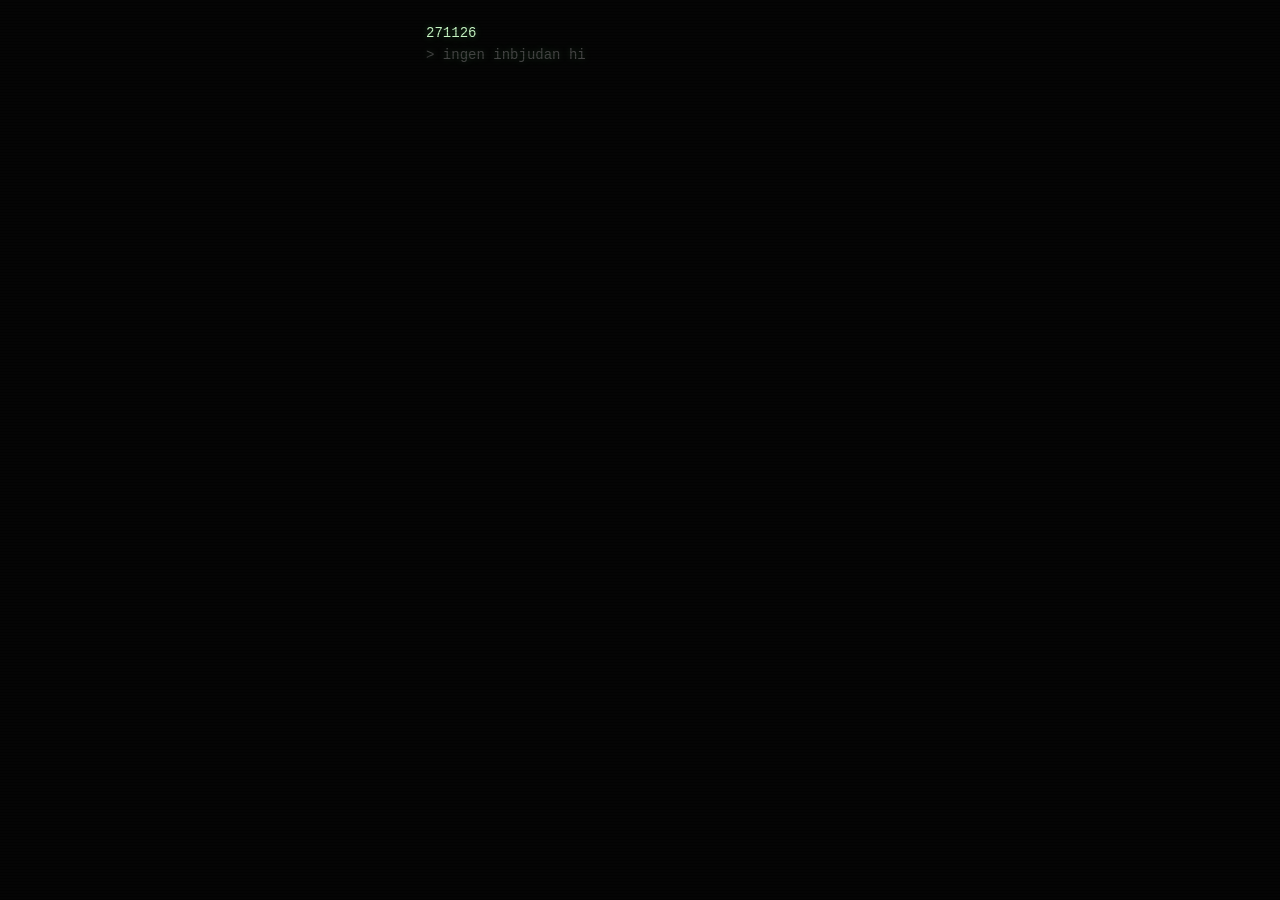
<file: docs/index.html>
<!doctype html>
<html lang="sv">
<head>
<meta charset="utf-8">
<meta name="viewport" content="width=device-width,initial-scale=1,viewport-fit=cover">
<meta name="robots" content="noindex,nofollow">
<meta name="theme-color" content="#050505">
<title>271126</title>
<link rel="stylesheet" href="stil.css?v=202611271150">
</head>
<body class="term">
<main id="m"></main>
<script src="qrcode.js?v=202611271150"></script>
<script src="app.js?v=202611271150"></script>
<script src="karta.js?v=202611271150"></script>
<script>
const m = document.getElementById('m');
// ?kod är den inbjudnas länk. ?kod-2, ?kod-3 är länkar som den inbjudna skickar till sina gäster.
const fraga0 = location.search.slice(1).split('&')[0].toLowerCase();
const kod = fraga0.split('-')[0].replace(/[^a-z0-9]/g, '');
const gastPlats = Number(fraga0.split('-')[1]) >= 2 ? Number(fraga0.split('-')[1]) : 0;
const biljettAdress = i => location.origin + '/v.html?b=' + kod + '-' + i;
const ALDER = 25, LOGN = 29;   // det sanna svaret och det som ledtråden lurar fram (född 1997)
let favoritord = '', lank = null, sprak = null, snabbt = false, klocka = null;
try { sprak = localStorage.getItem('sprak'); } catch (e) {}

const SPRAK = ['sv', 'en', 'es', 'fr'];
const TAL = { sv: ['', 'en', 'två', 'tre', 'fyra', 'fem'], en: ['', 'one', 'two', 'three', 'four', 'five'],
  es: ['', 'uno', 'dos', 'tres', 'cuatro', 'cinco'], fr: ['', 'une', 'deux', 'trois', 'quatre', 'cinq'] };
const T = {
  sv: {
    ansluter: 'ansluter till 271126 ...', ok: 'ok',
    ingen: 'ingen inbjudan hittades.', stangt: 'stängt.', kontakt: 'ingen kontakt. ladda om sidan.',
    identitet: 'identitet', sallskap: 'sällskap',
    plus: n => `+ ${n - 1} ${n === 2 ? 'person' : 'personer'}`,
    lana: 'gustav vill låna ditt sällskap några timmar, fredag 27 november.',
    sakerhet: 'först en säkerhetsåtgärd, så att vi vet att det är du.', fraga: 'vad fyller gustav?', svar: 'svar',
    aldre: 'FEL. han blir äldre.', yngre: 'FEL. han blir yngre.',
    lur: 'FEL. gustav är född 1997?',
    ordFraga: 'vad är ditt favoritord just nu? ett ord.', ordKort: 'minst två bokstäver.', ordTack: s => `${s}. bra ord.`, skickaIn: 'SKICKA IN', kommerLas: 'sista kontroll. kommer du fredag 27/11?', nejKort: 'noterat. synd.', dittOrd: 'ditt favoritord',
    kkRubrik: "HOW TO DRESS", kkTema: "be yourself.", kkText: ["klädseln är svår att beskriva i text, men jag ska försöka.", "jag är övertygad om att det finns ett plagg, en hel utstyrsel eller en enda detalj som du alltid har velat bära. jag bara vet det. att du inte har gjort det än förstår jag också. det passar inte på jobbet, och sällan på en fest bland människor du inte känner. den här kvällen passar det. ett bättre tillfälle kommer inte.", "vad du väljer är helt upp till dig. det är ingen maskerad och det finns inget tema. det som avgör är inte plagget utan hur du bär det. mitt enda råd är att inte göra det halvdant. alla som kommer har fått samma uppmaning, och den som bara går in halvvägs kommer att synas mer än den som går in helt.", "du ska inte se ut som någon annan. tänk på den som känner dig allra bäst, en förälder, en partner eller din närmaste vän. den personen ser på dig, tittar bort och måste sedan titta en gång till. inte för att du är förklädd, utan för att du aldrig har varit så tydligt du. det är den reaktionen du ska sikta på, och du kommer att känna den själv framför spegeln innan någon annan har sett dig."], kkTips: "ett tips: om du inte har en hemlig gömma under sängen som har väntat på det här tillfället, hyr på independent kostym i frihamnen. jag skickar dig inte dit för att hitta något konstigt. där finns på riktigt allting, och jag känner inte till något ställe med ett bredare urval under samma tak. boka en tid. drop in är på egen risk, personalen tar väldigt illa upp.", kkKnapp: "JAG ÄR MED", kkRad: "klädkod: be yourself.", kkLas: "[läs igen]",
    seKladkod: 'HOW TO DRESS',
    beviljad: 'ÅTKOMST BEVILJAD.', forsok: 'försök', modell: 'SÄKERHETSLÅS MOD. 25',
    skriv29: 'FEL. 2026 minus 1997.', godkand: 'RÄTT.', laddar: 'laddar passerkort',
    sista: 'en sista fråga.', kommer: 'kommer du fredag 27 november?', ja: 'JA, JAG KOMMER', nej: 'NEJ, JAG KAN INTE',
    nejSvar: 'noterat: nej. synd, du kommer att saknas. ändrar du dig går det bra att öppna länken igen.',
    tidigare: s => `ditt senaste svar: ${s}. du får svara igen.`,
    vem: n => n === 2 ? 'vem tar du med? förnamn och efternamn.' : 'vilka tar du med? förnamn och efternamn.',
    valfritt: 'går att hoppa över och fylla i senare.', gast: i => `gäst ${i}`, sparaNamn: 'SPARA NAMNEN', hoppa: 'HOPPA ÖVER',
    villkorRad: 'villkor för ditt plus', gastlista: 'PÅ DIN BILJETT', namnSaknas: 'namn saknas', enKod: 'varje gäst har en egen kod. svep och skicka den vidare.', hemligt: 'krypterat meddelande, bara till dig:', faTaMed: v => `du får ta med ${v}.`, faTaMedAntal: n => `du får ta med ${n === 1 ? 'en' : TAL.sv[n] || n} ${n === 1 ? 'person' : 'personer'} till.`, sallskapRubrik: n => `DITT SÄLLSKAP · DU + ${n - 1}`, sparaBiljett: (namn, i) => namn ? `SPARA ${/[sxz]$/i.test(namn) ? namn : namn + 'S'} BILJETT` : `SPARA BILJETT ${i}`,
    olikaTider: 'skicka varje gäst sin egen kod, så kan ni komma när ni vill.',
    skickaTill: n => n ? `SKICKA TILL ${n}` : 'SKICKA KODEN', inneKl: k => `INNE ${k}`, gastTill: n => `gäst till ${n}`, delaText: n => `271126. din biljett, från ${n}:`, kopierad: 'länken är kopierad. klistra in den i ett meddelande.', inaktiv: 'biljetten är inte aktiv än.', svep: 'svep', andraKort: 'ÄNDRA', klarKort: 'KLAR', laggKort: 'LÄGG TILL', laggTill: 'LÄGG TILL / ÄNDRA NAMN PÅ GÄSTER', sparar: 'sparar ...',
    passerkort: 'PASSERKORT', info: 'INFO',
    pers: n => n === 1 ? 'BARA DU' : `DU + ${n - 1}`,
    galler: n => n === 1 ? 'biljetten gäller 1 person.' : `biljetten gäller ${n} personer: dig och ${TAL.sv[n - 1] || n - 1} till.`,
    hallInne: 'håll fingret på bilden och välj ”lägg till i bilder”.', stang: 'STÄNG',
    spara: ['spara biljetten:', 'ta en skärmbild', 'eller tryck på knappen nedan', 'hitta den igen: sök 271126 i bilder'], kalRad: 'lägg in kvällen i kalendern:', bild: 'SPARA SOM BILD', bildtips: 'välj ”spara bild” så hamnar den i bilder.',
    kal: 'LÄGG IN I KALENDERN', infoknapp: 'INFO: PROGRAM, KARTA', tillbaka: 'TILLBAKA TILL PASSERKORTET',
    dag: 'fredag 27 november 2026', dorr: 'dörrarna öppnar', program: 'program', plats: 'plats',
    kartor: '[öppna i kartor]', kartLaddar: '> laddar karta: gamla stan ...', kartSoker: 'söker', kartLast: 'position låst',
    kladsel: 'kom som dig själv.', kvar: 'startar om', nu: 'det är nu.',
  },
  en: {
    ansluter: 'connecting to 271126 ...', ok: 'ok',
    ingen: 'no invitation found.', stangt: 'closed.', kontakt: 'no connection. reload the page.',
    identitet: 'identity', sallskap: 'guests',
    plus: n => `+ ${n - 1} ${n === 2 ? 'person' : 'people'}`,
    lana: 'gustav would like to borrow your company for a few hours, friday 27 november.',
    sakerhet: 'first, a security measure, so we know it is you.', fraga: 'how old is gustav turning?', svar: 'answer',
    aldre: 'WRONG. he is older.', yngre: 'WRONG. he is younger.',
    lur: 'WRONG. gustav was born in 1997?',
    ordFraga: 'what is your favourite word right now? one word.', ordKort: 'at least two letters.', ordTack: s => `${s}. good word.`, skickaIn: 'SUBMIT', kommerLas: 'final check. are you coming friday 27/11?', nejKort: 'noted. too bad.', dittOrd: 'your favourite word',
    kkRubrik: "HOW TO DRESS", kkTema: "be yourself.", kkText: ["the dress code is hard to describe in writing, but i will try.", "i am convinced there is a piece of clothing, a whole outfit or a single detail you have always wanted to wear. i just know it. i also understand why you have not done it yet. it does not work at the office, and rarely at a party full of strangers. this night it does. there will not be a better occasion.", "what you choose is entirely up to you. it is not a costume party and there is no theme. what matters is not the clothes but how you wear them. my only advice is not to go halfway. everyone coming has been told the same thing, and whoever only goes halfway will stand out more than whoever goes all in.", "you should not look like someone else. think of the person who knows you best, a parent, a partner or your closest friend. they look at you, look away and then have to look again. not because you are dressed up, but because you have never been this clearly you. that is the reaction to aim for, and you will feel it yourself in front of the mirror before anyone else has seen you."], kkTips: "a tip: if you do not have a secret stash under the bed waiting for this moment, rent at independent kostym in frihamnen. i am not sending you there to find something strange. they truly have everything, and i know no place with a wider range under one roof. book a time. walk-ins are at your own risk, the staff take it very badly.", kkKnapp: "I AM IN", kkRad: "dress code: be yourself.", kkLas: "[read again]",
    seKladkod: 'HOW TO DRESS',
    beviljad: 'ACCESS GRANTED.', forsok: 'attempt', modell: 'SECURITY LOCK MOD. 25',
    skriv29: 'WRONG. 2026 minus 1997.', godkand: 'CORRECT.', laddar: 'loading pass',
    sista: 'one last question.', kommer: 'are you coming on friday 27 november?', ja: 'YES, I AM COMING', nej: 'NO, I CAN NOT',
    nejSvar: 'noted: no. too bad, you will be missed. if you change your mind, just open the link again.',
    tidigare: s => `your last answer: ${s}. you can answer again.`,
    vem: n => n === 2 ? 'who are you bringing? first and last name.' : 'who are you bringing? first and last names.',
    valfritt: 'you can skip this and fill it in later.', gast: i => `guest ${i}`, sparaNamn: 'SAVE NAMES', hoppa: 'SKIP',
    villkorRad: 'condition for your plus', gastlista: 'ON YOUR TICKET', namnSaknas: 'name missing', enKod: 'each guest has their own code. swipe and send it on.', hemligt: 'encrypted message, for your eyes only:', faTaMed: v => `you can bring ${v}.`, faTaMedAntal: n => `you can bring ${n === 1 ? 'one more person' : (TAL.en[n] || n) + ' more people'}.`, sallskapRubrik: n => `YOUR COMPANY · YOU + ${n - 1}`, sparaBiljett: (namn, i) => namn ? `SAVE ${namn}’S TICKET` : `SAVE TICKET ${i}`,
    olikaTider: 'send each guest their own code, then you can arrive whenever you like.',
    skickaTill: n => n ? `SEND TO ${n}` : 'SEND THE CODE', inneKl: k => `IN ${k}`, gastTill: n => `guest of ${n}`, delaText: n => `271126. your ticket, from ${n}:`, kopierad: 'link copied. paste it into a message.', inaktiv: 'this ticket is not active yet.', svep: 'swipe', andraKort: 'EDIT', klarKort: 'DONE', laggKort: 'ADD', laggTill: 'ADD / CHANGE GUEST NAMES', sparar: 'saving ...',
    passerkort: 'PASS', info: 'INFO',
    pers: n => n === 1 ? 'JUST YOU' : `YOU + ${n - 1}`,
    galler: n => n === 1 ? 'the ticket is valid for 1 person.' : `the ticket is valid for ${n} people: you and ${TAL.en[n - 1] || n - 1} more.`,
    hallInne: 'press and hold the image and choose “add to photos”.', stang: 'CLOSE',
    spara: ['save your ticket:', 'take a screenshot', 'or tap the button below', 'find it again: search 271126 in photos'], kalRad: 'add the night to your calendar:', bild: 'SAVE AS IMAGE', bildtips: 'choose “save image” to put it in photos.',
    kal: 'ADD TO CALENDAR', infoknapp: 'INFO: LINE-UP, MAP', tillbaka: 'BACK TO YOUR PASS',
    dag: 'friday 27 november 2026', dorr: 'doors open', program: 'line-up', plats: 'location',
    kartor: '[open in maps]', kartLaddar: '> loading map: gamla stan ...', kartSoker: 'scanning', kartLast: 'position locked',
    kladsel: 'come as yourself.', kvar: 'starts in', nu: 'it is now.',
  },
  es: {
    ansluter: 'conectando con 271126 ...', ok: 'ok',
    ingen: 'no se encontró ninguna invitación.', stangt: 'cerrado.', kontakt: 'sin conexión. recarga la página.',
    identitet: 'identidad', sallskap: 'acompañantes',
    plus: n => `+ ${n - 1} ${n === 2 ? 'persona' : 'personas'}`,
    lana: 'gustav quiere tomar prestada tu compañía unas horas, el viernes 27 de noviembre.',
    sakerhet: 'primero, una medida de seguridad, para saber que eres tú.', fraga: '¿cuántos años cumple gustav?', svar: 'respuesta',
    aldre: 'MAL. es mayor.', yngre: 'MAL. es más joven.',
    lur: 'MAL. ¿gustav nació en 1997?',
    ordFraga: '¿cuál es tu palabra favorita ahora mismo? una palabra.', ordKort: 'al menos dos letras.', ordTack: s => `${s}. buena palabra.`, skickaIn: 'ENVIAR', kommerLas: 'último control. ¿vienes el viernes 27/11?', nejKort: 'anotado. qué pena.', dittOrd: 'tu palabra favorita',
    kkRubrik: "HOW TO DRESS", kkTema: "sé tú.", kkText: ["el código de vestimenta es difícil de describir por escrito, pero lo voy a intentar.", "estoy convencido de que hay una prenda, un conjunto entero o un solo detalle que siempre has querido llevar. simplemente lo sé. también entiendo por qué aún no lo has hecho. no encaja en el trabajo, y casi nunca en una fiesta llena de desconocidos. esta noche sí. no habrá mejor ocasión.", "lo que elijas depende solo de ti. no es una fiesta de disfraces y no hay tema. lo que importa no es la ropa sino cómo la llevas. mi único consejo es no hacerlo a medias. todos los que vienen han recibido el mismo mensaje, y quien vaya a medias destacará más que quien vaya a por todas.", "no tienes que parecer otra persona. piensa en quien mejor te conoce, tu madre o tu padre, tu pareja o tu mejor amigo. te mira, aparta la vista y tiene que volver a mirarte. no porque vayas disfrazado, sino porque nunca has sido tan claramente tú. esa es la reacción que buscas, y la sentirás tú mismo frente al espejo antes de que nadie te vea."], kkTips: "un consejo: si no tienes un escondite secreto debajo de la cama esperando este momento, alquila en independent kostym, en frihamnen. no te mando allí para encontrar algo raro. de verdad tienen de todo, y no conozco ningún sitio con más variedad bajo un mismo techo. pide cita. ir sin cita es bajo tu propio riesgo, al personal le sienta muy mal.", kkKnapp: "ME APUNTO", kkRad: "código de vestimenta: sé tú.", kkLas: "[leer otra vez]",
    seKladkod: 'HOW TO DRESS',
    beviljad: 'ACCESO CONCEDIDO.', forsok: 'intento', modell: 'CERRADURA MOD. 25',
    skriv29: 'MAL. 2026 menos 1997.', godkand: 'CORRECTO.', laddar: 'cargando pase',
    sista: 'una última pregunta.', kommer: '¿vienes el viernes 27 de noviembre?', ja: 'SÍ, VOY', nej: 'NO, NO PUEDO',
    nejSvar: 'anotado: no. qué pena, te echaremos de menos. si cambias de opinión, abre el enlace otra vez.',
    tidigare: s => `tu última respuesta: ${s}. puedes responder de nuevo.`,
    vem: n => n === 2 ? '¿a quién traes? nombre y apellido.' : '¿a quiénes traes? nombre y apellido.',
    valfritt: 'puedes saltarlo y rellenarlo más tarde.', gast: i => `invitado ${i}`, sparaNamn: 'GUARDAR NOMBRES', hoppa: 'SALTAR',
    villkorRad: 'condición para tu acompañante', gastlista: 'EN TU ENTRADA', namnSaknas: 'falta el nombre', enKod: 'cada invitado tiene su propio código. desliza y envíalo.', hemligt: 'mensaje cifrado, solo para ti:', faTaMed: v => `puedes traer ${v}.`, faTaMedAntal: n => `puedes traer a ${n === 1 ? 'una persona' : (TAL.es[n] || n) + ' personas'} más.`, sallskapRubrik: n => `TU COMPAÑÍA · TÚ + ${n - 1}`, sparaBiljett: (namn, i) => namn ? `GUARDAR LA ENTRADA DE ${namn}` : `GUARDAR ENTRADA ${i}`,
    olikaTider: 'envía a cada invitado su propio código y podréis llegar cuando queráis.',
    skickaTill: n => n ? `ENVIAR A ${n}` : 'ENVIAR EL CÓDIGO', inneKl: k => `DENTRO ${k}`, gastTill: n => `invitado de ${n}`, delaText: n => `271126. tu entrada, de ${n}:`, kopierad: 'enlace copiado. pégalo en un mensaje.', inaktiv: 'esta entrada aún no está activa.', svep: 'desliza', andraKort: 'CAMBIAR', klarKort: 'LISTO', laggKort: 'AÑADIR', laggTill: 'AÑADIR / CAMBIAR NOMBRES', sparar: 'guardando ...',
    passerkort: 'PASE', info: 'INFO',
    pers: n => n === 1 ? 'SOLO TÚ' : `TÚ + ${n - 1}`,
    galler: n => n === 1 ? 'la entrada vale para 1 persona.' : `la entrada vale para ${n} personas: tú y ${TAL.es[n - 1] || n - 1} más.`,
    hallInne: 'mantén pulsada la imagen y elige “guardar en fotos”.', stang: 'CERRAR',
    spara: ['guarda tu entrada:', 'haz una captura de pantalla', 'o pulsa el botón de abajo', 'para encontrarla: busca 271126 en fotos'], kalRad: 'añade la noche a tu calendario:', bild: 'GUARDAR COMO IMAGEN', bildtips: 'elige “guardar imagen” para tenerla en fotos.',
    kal: 'AÑADIR AL CALENDARIO', infoknapp: 'INFO: PROGRAMA, MAPA', tillbaka: 'VOLVER AL PASE',
    dag: 'viernes 27 de noviembre de 2026', dorr: 'se abren las puertas', program: 'programa', plats: 'lugar',
    kartor: '[abrir en mapas]', kartLaddar: '> cargando mapa: gamla stan ...', kartSoker: 'buscando', kartLast: 'posición fijada',
    kladsel: 'ven como eres.', kvar: 'empieza en', nu: 'es ahora.',
  },
  fr: {
    ansluter: 'connexion à 271126 ...', ok: 'ok',
    ingen: 'aucune invitation trouvée.', stangt: 'fermé.', kontakt: 'pas de connexion. recharge la page.',
    identitet: 'identité', sallskap: 'accompagnants',
    plus: n => `+ ${n - 1} ${n === 2 ? 'personne' : 'personnes'}`,
    lana: 'gustav aimerait emprunter ta compagnie quelques heures, vendredi 27 novembre.',
    sakerhet: 'd’abord, une mesure de sécurité, pour savoir que c’est bien toi.', fraga: 'quel âge va avoir gustav ?', svar: 'réponse',
    aldre: 'FAUX. il est plus âgé.', yngre: 'FAUX. il est plus jeune.',
    lur: 'FAUX. gustav est né en 1997 ?',
    ordFraga: 'quel est ton mot préféré en ce moment ? un seul mot.', ordKort: 'au moins deux lettres.', ordTack: s => `${s}. joli mot.`, skickaIn: 'ENVOYER', kommerLas: 'dernier contrôle. tu viens vendredi 27/11 ?', nejKort: 'noté. dommage.', dittOrd: 'ton mot préféré',
    kkRubrik: "HOW TO DRESS", kkTema: "sois toi-même.", kkText: ["le code vestimentaire est difficile à décrire par écrit, mais je vais essayer.", "je suis convaincu qu’il existe un vêtement, une tenue entière ou un seul détail que tu as toujours voulu porter. je le sais, c’est tout. je comprends aussi pourquoi tu ne l’as pas encore fait. ça ne passe pas au bureau, et rarement dans une soirée pleine d’inconnus. ce soir, si. il n’y aura pas de meilleure occasion.", "ce que tu choisis ne dépend que de toi. ce n’est pas une soirée déguisée et il n’y a pas de thème. ce qui compte, ce n’est pas le vêtement mais la façon de le porter. mon seul conseil : ne fais pas les choses à moitié. tous ceux qui viennent ont reçu le même message, et celui qui n’y va qu’à moitié se fera plus remarquer que celui qui y va à fond.", "tu ne dois pas ressembler à quelqu’un d’autre. pense à la personne qui te connaît le mieux, un parent, ton ou ta partenaire, ton meilleur ami. elle te regarde, détourne les yeux, puis doit te regarder à nouveau. pas parce que tu es déguisé, mais parce que tu n’as jamais été aussi clairement toi. c’est la réaction à viser, et tu la sentiras toi-même devant le miroir avant que quiconque t’ait vu."], kkTips: "un conseil : si tu n’as pas de cachette secrète sous le lit qui attend ce moment, loue chez independent kostym, à frihamnen. je ne t’envoie pas là-bas pour trouver quelque chose de bizarre. ils ont vraiment de tout, et je ne connais aucun endroit avec plus de choix sous un même toit. prends rendez-vous. sans rendez-vous, c’est à tes risques, le personnel le prend très mal.", kkKnapp: "J’EN SUIS", kkRad: "code vestimentaire : sois toi-même.", kkLas: "[relire]",
    seKladkod: 'HOW TO DRESS',
    beviljad: 'ACCÈS AUTORISÉ.', forsok: 'essai', modell: 'SERRURE MOD. 25',
    skriv29: 'FAUX. 2026 moins 1997.', godkand: 'CORRECT.', laddar: 'chargement du pass',
    sista: 'une dernière question.', kommer: 'tu viens vendredi 27 novembre ?', ja: 'OUI, JE VIENS', nej: 'NON, JE NE PEUX PAS',
    nejSvar: 'noté : non. dommage, tu vas nous manquer. si tu changes d’avis, rouvre le lien.',
    tidigare: s => `ta dernière réponse : ${s}. tu peux répondre à nouveau.`,
    vem: n => n === 2 ? 'qui amènes-tu ? prénom et nom.' : 'qui amènes-tu ? prénoms et noms.',
    valfritt: 'tu peux passer et le remplir plus tard.', gast: i => `invité ${i}`, sparaNamn: 'ENREGISTRER LES NOMS', hoppa: 'PASSER',
    villkorRad: 'condition pour ton accompagnant', gastlista: 'SUR TON BILLET', namnSaknas: 'nom manquant', enKod: 'chaque invité a son propre code. fais glisser et envoie-le.', hemligt: 'message chiffré, rien que pour toi :', faTaMed: v => `tu peux amener ${v}.`, faTaMedAntal: n => `tu peux amener ${n === 1 ? 'une personne' : (TAL.fr[n] || n) + ' personnes'} de plus.`, sallskapRubrik: n => `TA COMPAGNIE · TOI + ${n - 1}`, sparaBiljett: (namn, i) => namn ? `ENREGISTRER LE BILLET DE ${namn}` : `ENREGISTRER BILLET ${i}`,
    olikaTider: 'envoie à chaque invité son propre code, vous pourrez arriver quand vous voulez.',
    skickaTill: n => n ? `ENVOYER À ${n}` : 'ENVOYER LE CODE', inneKl: k => `ENTRÉ ${k}`, gastTill: n => `invité de ${n}`, delaText: n => `271126. ton billet, de la part de ${n} :`, kopierad: 'lien copié. colle-le dans un message.', inaktiv: 'ce billet n’est pas encore actif.', svep: 'glisser', andraKort: 'MODIFIER', klarKort: 'OK', laggKort: 'AJOUTER', laggTill: 'AJOUTER / MODIFIER LES NOMS', sparar: 'enregistrement ...',
    passerkort: 'PASS', info: 'INFO',
    pers: n => n === 1 ? 'JUSTE TOI' : `TOI + ${n - 1}`,
    galler: n => n === 1 ? 'le billet est valable pour 1 personne.' : `le billet est valable pour ${n} personnes : toi et ${TAL.fr[n - 1] || n - 1} autres.`,
    hallInne: 'appuie longuement sur l’image et choisis « ajouter à photos ».', stang: 'FERMER',
    spara: ['enregistre ton billet :', 'fais une capture d’écran', 'ou appuie sur le bouton ci-dessous', 'pour le retrouver : cherche 271126 dans photos'], kalRad: 'ajoute la soirée à ton calendrier :', bild: 'ENREGISTRER L’IMAGE', bildtips: 'choisis « enregistrer l’image » pour la garder dans photos.',
    kal: 'AJOUTER AU CALENDRIER', infoknapp: 'INFO : PROGRAMME, PLAN', tillbaka: 'RETOUR AU PASS',
    dag: 'vendredi 27 novembre 2026', dorr: 'ouverture des portes', program: 'programme', plats: 'lieu',
    kartor: '[ouvrir dans plans]', kartLaddar: '> chargement du plan : gamla stan ...', kartSoker: 'recherche', kartLast: 'position verrouillée',
    kladsel: 'viens comme tu es.', kvar: 'commence dans', nu: 'c’est maintenant.',
  },
};
const t = () => T[SPRAK.includes(sprak) ? sprak : 'sv'];
const akt = vad => vad === 'Dörrarna öppnar' ? t().dorr : vad.toUpperCase();

// ---------------------------------------------------------------- terminalen skriver
const vila = ms => new Promise(r => setTimeout(r, snabbt ? 0 : ms));
document.addEventListener('pointerdown', e => { if (!e.target.closest('button,a')) snabbt = true; });
let ankare = null;   // när ett nytt steg börjar hålls det steget överst i stället för att sidan följer botten
const botten = () => ankare ? ankare.scrollIntoView({ block: 'start' }) : window.scrollTo(0, document.body.scrollHeight);
async function skriv(text, klass) {
  const r = el('div', { class: 'l ' + (klass || '') });
  m.append(r);
  for (const c of text) { r.append(c); if (!snabbt) { botten(); await vila(26); } }
  botten();
  await vila(320);
  return r;
}
const tom = () => m.append(el('div', { class: 'l' }, ' '));
const rad = (text, klass) => el('div', { class: 'l ' + (klass || '') }, text);

function skaka() {
  document.body.classList.remove('skak'); void document.body.offsetWidth; document.body.classList.add('skak');
  setTimeout(() => document.body.classList.remove('skak'), 600);
  if (navigator.vibrate) navigator.vibrate([70, 40, 70, 40, 160]);
}

function nedrakning() {
  const ms = new Date(FEST.start) - Date.now();
  if (ms <= 0) return t().nu;
  const s = Math.floor(ms / 1000), tv = n => String(n).padStart(2, '0');
  return `${t().kvar} ${Math.floor(s / 86400)}d ${tv(Math.floor(s / 3600) % 24)}:${tv(Math.floor(s / 60) % 60)}:${tv(s % 60)}`;
}

function karta(bygg) {
  const k = el('div', { class: 'karta' + (bygg ? ' bygger' : '') });
  k.innerHTML = KARTA;   // fast teckning ur karta.js, inget som kommer utifrån
  const status = el('div', { class: 'l kstatus' }, bygg ? '' : '\u00a0');
  const adr = encodeURIComponent(FEST.adress + ', ' + FEST.plats);
  // iPhone och Mac öppnar Apple Kartor, övriga Google Maps
  const kartlank = /iPhone|iPad|Macintosh/.test(navigator.userAgent) ? 'https://maps.apple.com/?q=' + adr : 'https://www.google.com/maps/search/?api=1&query=' + adr;
  k.append(status, el('a', { href: kartlank, target: '_blank', rel: 'noopener' }, t().kartor),
           el('span', { class: 'svag' }, ' © OpenStreetMap'));
  if (bygg) requestAnimationFrame(() => byggKarta(k, status));
  return k;
}

// Kartan ritas fram som i en spionfilm: kustlinjen, gatorna en i taget, namnen, och till sist siktet på adressen.
async function byggKarta(k, status) {
  const sv = k.querySelector('svg'), paus = ms => new Promise(r => setTimeout(r, ms));
  const rita = (p, ms) => {
    const L = p.getTotalLength();
    p.style.strokeDasharray = L; p.style.strokeDashoffset = L; p.style.opacity = 1;
    p.getBoundingClientRect();
    p.style.transition = `stroke-dashoffset ${ms}ms linear`;
    p.style.strokeDashoffset = 0;
  };
  const kust = sv.querySelector('.kust'), gator = sv.querySelector('.gator'), mal = sv.querySelector('.mal');
  const namn = [...sv.querySelectorAll('.namn text')], har = sv.querySelector('.har');
  namn.forEach(n => { n.style.opacity = 0; }); har.style.opacity = 0;
  const skrivStatus = async text => { status.textContent = ''; for (const c of text) { status.textContent += c; await paus(14); } };
  const [lat, lon] = [59.3239719, 18.0741567];
  await paus(500);
  await skrivStatus(t().kartLaddar);
  await paus(300);
  k.classList.add('ram');
  await paus(400);
  rita(kust, 1100); await paus(800);
  status.dataset.steg = 'gator';
  rita(gator, 4000);
  const start = Date.now();
  while (Date.now() - start < 4000) {
    const p = (Date.now() - start) / 4000;
    status.textContent = `> ${t().kartSoker} ${(lat + (1 - p) * (Math.random() - .5) * .02).toFixed(4)} N ${(lon + (1 - p) * (Math.random() - .5) * .04).toFixed(4)} E`;
    await paus(60);
  }
  for (const n of namn) { n.style.opacity = 1; await paus(140); }
  rita(mal, 500); await paus(500);
  har.style.opacity = 1; har.querySelectorAll('path').forEach(p => { p.style.opacity = 1; }); har.classList.add('sikte');
  if (navigator.vibrate) navigator.vibrate(30);
  status.textContent = `> ${t().kartLast}: ${lat.toFixed(4)} N ${lon.toFixed(4)} E`;
  status.classList.add('stark');
}

// ---------------------------------------------------------------- sida 1: inbjudan och frågan
function valjSprak() {
  return new Promise(klar => {
    const r = el('div', { class: 'l val' }, '> språk / language / idioma / langue: ',
      ...SPRAK.map(s => el('button', { onclick: () => {
        sprak = s; try { localStorage.setItem('sprak', s); } catch (e) {}
        document.documentElement.lang = s;
        r.replaceChildren('> språk / language / idioma / langue: ' + s); klar();
      } }, `[${s}]`)));
    m.append(r); botten();
  });
}

async function inbjudan() {
  await skriv(`> ${t().identitet}: ${lank.namn.toUpperCase()}`, 'stark');
  // en enda rad om sällskapet: villkoret om det finns, annars antalet
  if (lank.platser > 1) await skriv('> ' + (lank.villkor ? t().faTaMed(lank.villkor) : t().faTaMedAntal(lank.platser - 1)));
  // ett personligt meddelande från kolumn P, bara för den här länken
  if (lank.meddelande) { tom(); await skriv('> ' + lank.meddelande, 'stark'); }
  tom();
  await skriv('> ' + t().lana);
  tom();
  await skriv('> ' + t().sakerhet);
  return fragan();
}

// ---- ljud för kodlåset: korta toner som byggs i webbläsaren, inga filer
let ljudCtx = null;
function ton(frekvens, ms, typ = 'square', styrka = .045, start = 0) {
  start += 35;   // liten fördröjning så att ljudet landar samtidigt som det man ser
  try {
    ljudCtx = ljudCtx || new (window.AudioContext || window.webkitAudioContext)();
    if (ljudCtx.state === 'suspended') ljudCtx.resume();
    const o = ljudCtx.createOscillator(), g = ljudCtx.createGain(), t0 = ljudCtx.currentTime + start / 1000;
    o.type = typ; o.frequency.value = frekvens;
    g.gain.setValueAtTime(styrka, t0); g.gain.exponentialRampToValueAtTime(.0001, t0 + ms / 1000);
    o.connect(g).connect(ljudCtx.destination); o.start(t0); o.stop(t0 + ms / 1000 + .02);
  } catch (e) {}
}
const ljud = {
  knapp: () => ton(1050, 38, 'triangle', .07),
  fel: () => { ton(150, 260, 'sawtooth', .05); ton(110, 260, 'sawtooth', .05, 120); },
  ratt: () => { ton(880, 90, 'square', .04); ton(1320, 160, 'square', .04, 100); ton(1760, 220, 'sine', .05, 230); },
  klick: () => ton(90, 70, 'square', .07),
};

// Kodlåset: en liten skärm med frågan och svaren, siffrorna under, knappsatsen längst ner.
function fragan() {
  return new Promise(klar => {
    let v = '', last = false, lurad = false, skriver = 0, forsok = 0;
    const led = el('i', { class: 'led' });
    const meddelande = el('div', { class: 'lcd-text' });
    const siffror = el('div', { class: 'lcd-siffror' });
    const raknare = el('div', { class: 'lcd-forsok' });
    const skarm = el('div', { class: 'lcd' }, led, raknare, meddelande, siffror);
    // texten på skärmen skrivs fram tecken för tecken, som på en riktig display
    const visa = (text, klass) => {
      const id = ++skriver;
      meddelande.className = 'lcd-text ' + (klass || '');
      meddelande.textContent = '';
      [...text].forEach((c, i) => setTimeout(() => { if (id === skriver) meddelande.textContent += c; }, i * 22));
    };
    const rita = (fel) => {
      siffror.replaceChildren(...[0, 1].map(i => el('span', { class: (v[i] ? 'full' : i === v.length ? 'nasta' : '') + (fel ? ' fel' : '') }, v[i] || '_')));
    };
    const nej = (text) => {
      ljud.fel(); skaka();
      lada.classList.remove('nej'); void lada.offsetWidth; lada.classList.add('nej');
      visa(text, 'fel');
      raknare.textContent = `${t().forsok} ${++forsok}`;
    };
    const tryck = n => {
      if (last) return;
      if (n === '<') { if (v) { v = v.slice(0, -1); ljud.knapp(); } return rita(); }
      if (v.length >= 2) return;
      v += n; rita(); ljud.knapp();
      if (navigator.vibrate) navigator.vibrate(10);
      if (v.length < 2) return;
      const svar = Number(v);
      setTimeout(() => {
        if (!lurad && svar === ALDER) { lurad = true; rita(true); nej(t().lur); v = ''; return setTimeout(() => rita(), 700); }
        // 29 går alltid igenom, även direkt, så den som kommer tillbaka slipper hela leken
        if (svar !== LOGN) {
          rita(true); nej(lurad ? t().skriv29 : svar < LOGN ? t().aldre : t().yngre); v = '';
          return setTimeout(() => rita(), 700);
        }
        last = true; document.removeEventListener('keydown', tangent);
        ljud.ratt(); visa(t().godkand, 'ratt');
        if (navigator.vibrate) navigator.vibrate([30, 40, 60]);
        setTimeout(() => ordSteg(), 900);
      }, 250);
    };
    const tangent = e => { if (/^[0-9]$/.test(e.key)) tryck(e.key); else if (e.key === 'Backspace') tryck('<'); };
    document.addEventListener('keydown', tangent);

    // ---- steg 2: favoritordet, med bokstavstangenter i samma lås
    let ord = '';
    const ordSteg = () => {
      siffror.className = 'lcd-ord';
      const ritaOrd = () => siffror.replaceChildren(el('span', { class: ord ? 'full' : 'nasta' }, ord || '_'));
      ritaOrd();
      visa(t().ordFraga);
      raknare.textContent = '';
      const skrivTecken = c => {
        if (c === '<') { ord = ord.slice(0, -1); ljud.knapp(); return ritaOrd(); }
        if (ord.length >= 14) return;
        ord += c; ljud.knapp(); if (navigator.vibrate) navigator.vibrate(8); ritaOrd();
      };
      const tangentOrd = e => {
        if (e.key === 'Backspace') return skrivTecken('<');
        if (e.key === 'Enter') return skickaOrd();
        if (/^[a-zåäöéü]$/i.test(e.key)) skrivTecken(e.key.toUpperCase());
      };
      document.addEventListener('keydown', tangentOrd);
      const RADER = ['QWERTYUIOPÅ', 'ASDFGHJKLÖÄ', 'ZXCVBNM'];
      const skickaOrd = () => {
        if (ord.length < 2) { ljud.fel(); return visa(t().ordKort, 'fel'); }
        document.removeEventListener('keydown', tangentOrd);
        ljud.ratt(); visa(t().ordTack(ord), 'ratt');
        setTimeout(() => kommerSteg(), 1000);
      };
      knappar.replaceWith(el('div', { class: 'bokstaver' },
        ...RADER.map((rad, i) => el('div', { class: 'brad' }, ...[...rad].map(c => el('button', { onclick: () => skrivTecken(c) }, c)),
          ...(i === 2 ? [el('button', { class: 'bak', onclick: () => skrivTecken('<') }, '←')] : []))),
        el('button', { class: 'skicka', onclick: skickaOrd }, t().skickaIn)));
    };

    // ---- steg 3: ja eller nej, fortfarande i låset
    const kommerSteg = () => {
      siffror.replaceChildren();
      visa(t().kommerLas);
      const val = svar => {
        if (svar === 'ja') { ljud.ratt(); lada.classList.add('ja'); visa(t().beviljad, 'ratt'); }
        else { ljud.fel(); visa(t().nejKort, 'fel'); }
        // låset klickar och fälls ihop till en rad
        setTimeout(() => { ljud.klick(); lada.classList.add('ihop'); }, 900);
        setTimeout(() => { lada.replaceWith(rad(`> ${t().godkand} 29 · ${ord}`, 'stark')); klar({ ord, svar }); }, 1400);
      };
      lada.querySelector('.bokstaver').replaceWith(el('div', { class: 'janej' },
        el('button', { class: 'ja', onclick: () => val('ja') }, t().ja), el('button', { class: 'nej', onclick: () => val('nej') }, t().nej)));
    };

    const knappar = el('div', { class: 'tang' },
      ...'123456789'.split('').map(n => el('button', { onclick: () => tryck(n) }, n)),
      el('span'), el('button', { onclick: () => tryck('0') }, '0'), el('button', { class: 'bak', onclick: () => tryck('<') }, '←'));
    const skylt = el('div', { class: 'skylt' }, el('span', {}, '271126'), el('span', {}, t().modell));
    const lada = el('div', { class: 'kodlas' }, ...['tv', 'th', 'bv', 'bh'].map(p => el('i', { class: 'skruv ' + p })), skylt, skarm, knappar);
    rita();
    m.append(lada); botten();
    setTimeout(() => visa(t().fraga), 250);
  });
}

// ---------------------------------------------------------------- övergången: skärmen töms och passerkortet laddas
// ---------------------------------------------------------------- frågan om man kommer
function kommerDu() {
  return new Promise(klar => {
    const knappar = el('div', { class: 'rutor' },
      ...['ja', 'nej'].map(v => el('button', { onclick: () => { knappar.remove(); klar(v); } }, t()[v])));
    m.append(knappar); botten();
  });
}

// ---------------------------------------------------------------- namnen på plus-gästerna
function gastFormular(ombord) {
  return new Promise(klar => {
    const n = lank.platser - 1, finns = lank.gaster || [];
    const falt = Array.from({ length: n }, (_, i) => el('input', { class: 'gastfalt', placeholder: t().gast(i + 1), maxlength: '60', autocomplete: 'off', autocapitalize: 'words' }));
    falt.forEach((f, i) => { f.value = finns[i] || ''; });
    const fel = rad('', 'fel tips');
    const spara = el('button', { onclick: async () => {
      spara.disabled = true; fel.textContent = t().sparar;
      try {
        const s = await skicka({ a: 'gaster', k: kod, gaster: falt.map(f => f.value) });
        if (!s.ok) throw new Error(s.fel);
        lank.gaster = s.gaster; ruta.remove(); klar();
      } catch (e) { fel.textContent = '> ' + t().kontakt; spara.disabled = false; }
    } }, t().sparaNamn);
    const ruta = el('div', { class: 'gastruta' }, rad('> ' + t().vem(lank.platser), 'stark'),
      ...(lank.villkor ? [rad(`  ${t().villkorRad}: ${lank.villkor}`, 'stark')] : []), rad('  ' + t().valfritt, 'svag'), ...falt,
      el('div', { class: 'rutor' }, spara, el('button', { onclick: () => { ruta.remove(); klar(); } }, t().hoppa)), fel);
    (ombord || m).append(ruta);
    if (!ombord) botten();
  });
}

async function laddaPasserkort() {
  snabbt = false;
  const svar = skicka({ a: 'svar', k: kod, svar: 'ja', ord: favoritord });
  await vila(500);
  ankare = null; m.style.paddingBottom = '';
  m.className = 'mitten';
  const stapel = rad('');
  m.replaceChildren(rad('271126', 'svag'), rad(`> ${t().laddar}`), stapel);
  window.scrollTo(0, 0);
  for (let i = 0; i <= 20; i++) {
    stapel.textContent = `  [${'#'.repeat(i)}${'.'.repeat(20 - i)}] ${String(i * 5).padStart(3)}%`;
    await vila(i < 17 ? 55 : 160);
  }
  const s = await svar;
  if (!s.ok) throw new Error(s.fel);
  lank = Object.assign(s, { gaster: lank.gaster, ord: s.ord || favoritord });
  await vila(250);
  m.className = '';
  location.hash = 'kort';
}

async function svaraInte(v) {
  const s = await skicka({ a: 'svar', k: kod, svar: v, ord: favoritord });
  if (!s.ok) throw new Error(s.fel);
  lank = s;
  tom();
  await skriv('> ' + t().nejSvar, 'stark');
}

// ---------------------------------------------------------------- sida 2: passerkortet
const personNamn = i => i === 1 ? lank.namn : (lank.gaster || [])[i - 2] || '';
const fornamn = n => String(n || '').split(' ')[0].toUpperCase();

function sparaBildText(i) {
  const n = lank.platser;
  return [(personNamn(i) || t().gastTill(lank.namn)).toUpperCase(),
    ...(i > 1 && personNamn(i) ? [t().gastTill(lank.namn)] : []), '',
    t().dag, ...FEST.program.map(([tid, vad]) => `${tid}  ${akt(vad)}`), `${FEST.adress.toUpperCase()}, ${FEST.plats.toUpperCase()}`];
}

async function sparaBild(tips, plats) {
  const B = 1080, H = 1800, c = document.createElement('canvas');
  c.width = B; c.height = H;
  const g = c.getContext('2d');
  g.fillStyle = '#050505'; g.fillRect(0, 0, B, H);
  g.fillStyle = '#c8f7c5'; g.font = '40px Menlo, monospace';
  g.font = 'bold 150px Menlo, monospace'; g.fillStyle = '#eaffea';
  g.fillText('271126', 70, 190);
  g.font = '36px Menlo, monospace'; g.fillStyle = '#c8f7c5';
  g.fillText(t().passerkort, 76, 245);
  const q = qrcode(0, 'M'); q.addData(biljettAdress(plats)); q.make();
  const antal = q.getModuleCount(), ruta = Math.floor(860 / (antal + 6)), sida = ruta * (antal + 6), x0 = (B - sida) / 2, y0 = 290;
  g.fillStyle = '#fff'; g.fillRect(x0, y0, sida, sida);
  g.fillStyle = '#000';
  for (let y = 0; y < antal; y++) for (let x = 0; x < antal; x++) if (q.isDark(y, x)) g.fillRect(x0 + (x + 3) * ruta, y0 + (y + 3) * ruta, ruta, ruta);
  let y = y0 + sida + 110;
  sparaBildText(plats).forEach((r, i) => {
    g.fillStyle = i === 0 ? '#eaffea' : '#c8f7c5'; g.font = (i === 0 ? (r.length > 20 ? '54px' : '76px') : '38px') + ' Menlo, monospace';
    g.fillText(r, 70, y); y += i === 0 ? 86 : 54;
  });
  const blob = await new Promise(r => c.toBlob(r, 'image/png'));
  const fil = new File([blob], '271126-passerkort.png', { type: 'image/png' });
  if (navigator.canShare && navigator.canShare({ files: [fil] })) {
    tips.textContent = '  ' + t().bildtips;
    try { await navigator.share({ files: [fil] }); return; } catch (e) { if (e && e.name === 'AbortError') return; }
  }
  // Utan dela-menyn: visa bilden i helskärm. Ett långt tryck på bilden ger "Lägg till i Bilder" på iPhone.
  const vy = el('div', { class: 'bildvy', onclick: e => { if (e.target === vy || e.target.tagName === 'BUTTON') vy.remove(); } },
    rad('> ' + t().hallInne, 'stark'), el('img', { src: URL.createObjectURL(blob), alt: '271126' }), el('button', {}, '[ ' + t().stang + ' ]'));
  document.body.append(vy);
}

// rubrik och korta punkter i stället för en lång mening
const sparaRader = () => [rad('> ' + t().spara[0]), ...t().spara.slice(1).map(p => rad('  · ' + p))];
const lankAdress = () => location.origin + location.pathname + location.search;
// iPhone, iPad och Mac öppnar kalenderfilen i sin egen kalender. Övriga (Android) får Google Kalender.
const kalender = () => /iPhone|iPad|Macintosh/.test(navigator.userAgent) ? (location.href = '271126.ics') : googleKalender();
const googleKalender = () => window.open('https://calendar.google.com/calendar/render?action=TEMPLATE&text=271126&dates=20261127T210000Z/20261128T030000Z'
  + '&location=' + encodeURIComponent(FEST.adress + ', ' + FEST.plats) + '&details=' + encodeURIComponent(lankAdress()), '_blank', 'noopener');

const topp = (titel, knapp) => el('div', { class: 'l topp' }, el('span', {}, `271126 // ${titel}`), knapp);
const nastaSprak = () => SPRAK[(SPRAK.indexOf(sprak) + 1) % SPRAK.length];
const sprakknapp = rita => el('button', { onclick: () => { sprak = nastaSprak(); try { localStorage.setItem('sprak', sprak); } catch (e) {} rita(); } }, `[${nastaSprak()}]`);

// ---- små ikoner, ritade som linjer i terminalens färg
const IKON = {
  galge: '<path d="M12 6.5a2 2 0 1 1 2-2"/><path d="M12 6.5v1.6L3 15.5a1 1 0 0 0 .6 1.8h16.8a1 1 0 0 0 .6-1.8L12 8.1"/>',
  bild: '<rect x="3" y="4" width="18" height="16" rx="1"/><circle cx="9" cy="10" r="2"/><path d="M3 18l6-5 4 3 3-2 5 4"/>',
  kalender: '<rect x="3" y="5" width="18" height="16" rx="1"/><path d="M3 10h18M8 3v4M16 3v4"/>',
  karta: '<path d="M12 21s-7-6.3-7-11.5A7 7 0 0 1 19 9.5C19 14.7 12 21 12 21z"/><circle cx="12" cy="9.5" r="2.5"/>',
  person: '<circle cx="12" cy="7" r="4"/><path d="M3.5 22c0-4.7 3.8-8.5 8.5-8.5s8.5 3.8 8.5 8.5"/>',
  penna: '<path d="M4 20l1-4L16 5l3 3L8 19z"/><path d="M14 7l3 3"/>',
  skicka: '<path d="M21 3L10 14"/><path d="M21 3l-7 18-4-7-7-4z"/>',
};
function ikon(namn, klass) {
  const s = document.createElementNS('http://www.w3.org/2000/svg', 'svg');
  s.setAttribute('viewBox', '0 0 24 24'); s.setAttribute('class', 'ikon ' + (klass || ''));
  s.setAttribute('width', '20'); s.setAttribute('height', '20');   // liten även om stilmallen inte hunnit laddas
  s.setAttribute('fill', 'none'); s.setAttribute('stroke', 'currentColor'); s.setAttribute('stroke-width', '1.6');
  s.setAttribute('stroke-linecap', 'round'); s.setAttribute('stroke-linejoin', 'round');
  s.innerHTML = IKON[namn];   // fasta teckningar ovan, inget som kommer utifrån
  return s;
}

// Klädkoden nås från en blinkande knapp på passerkortet.
function visaKladkod() {
  clearInterval(klocka);
  m.className = '';
  m.replaceChildren(
    topp(t().kkRubrik, sprakknapp(visaKladkod)),
    el('div', { class: 'kk-tema' }, t().kkTema),
    ...t().kkText.map(st => rad(st, 'kk-stycke')),
    rad(t().kkTips, 'kk-stycke svag'),
    el('button', { class: 'stor-knapp gron', onclick: () => {
      try { localStorage.setItem('kk:' + kod, '1'); } catch (e) {}
      location.hash = 'kort';
    } }, `[ ${t().kkKnapp} ]`));
  window.scrollTo(0, 0);
}
function settKladkod() { try { return localStorage.getItem('kk:' + kod) === '1'; } catch (e) { return false; } }

// En QR-kod per person. Den som redan har gått in får en stämpel över koden.
function kortbit(i) {
  const n = lank.platser, namn = personNamn(i), inne = (lank.inslappta || {})[i];
  const qr = el('div', { class: 'qr' }, qrBild(biljettAdress(i)), ...(inne ? [el('div', { class: 'stampel' }, t().inneKl(inne))] : []));
  return el('div', { class: 'kortbit' + (inne ? ' anvand' : '') },
    rad(namn ? namn.toUpperCase() : (i > 1 ? t().namnSaknas : ''), 'rubrik' + (namn ? '' : ' tom')), qr);
}

async function skickaTillGast(i, tips) {
  const url = location.origin + '/?' + kod + '-' + i, text = t().delaText(fornamn(lank.namn));
  if (navigator.share) {
    try { await navigator.share({ text, url }); return; } catch (e) { if (e && e.name === 'AbortError') return; }
  }
  try { await navigator.clipboard.writeText(text + ' ' + url); tips.textContent = '  ' + t().kopierad; }
  catch (e) { tips.textContent = '  ' + url; }
}

function visaKort() {
  clearInterval(klocka);
  const n = lank.platser, tips = el('div', { class: 'l svag tips' });
  let aktiv = 1;
  const bitar = Array.from({ length: n }, (_, i) => kortbit(i + 1));
  const karusell = el('div', { class: 'karusell' }, ...bitar);
  const prickar = rad('', 'prickar');
  const delaRad = el('div', { class: 'rutor dela' + (n > 1 ? '' : ' tom') });
  const sparaText = el('span', {});
  const rita = () => {
    sparaText.textContent = n > 1 ? t().sparaBiljett(fornamn(personNamn(aktiv)), aktiv) : t().bild;
    prickar.textContent = n > 1 ? bitar.map((_, i) => i + 1 === aktiv ? '●' : '○').join(' ') + (aktiv < n ? `   ${t().svep} →` : '') : '';
    delaRad.replaceChildren(...(aktiv > 1 ? [el('button', { onclick: () => skickaTillGast(aktiv, tips) }, ikon('skicka'), el('span', {}, t().skickaTill(fornamn(personNamn(aktiv)))))] : []));
  };
  karusell.addEventListener('scroll', () => {
    const ny = Math.round(karusell.scrollLeft / (bitar[0].offsetWidth + 16)) + 1;
    if (ny !== aktiv) { aktiv = Math.min(n, Math.max(1, ny)); rita(); }
  }, { passive: true });
  const visaBit = i => karusell.scrollTo({ left: (i - 1) * (bitar[0].offsetWidth + 16), behavior: 'smooth' });
  rita();
  m.className = '';
  m.replaceChildren(
    topp(t().passerkort, sprakknapp(visaKort)),
    karusell, prickar,
    ...(n > 1 ? [rad('> ' + t().enKod, 'svag')] : []),
    delaRad,
    ...(n > 1 ? [rad(t().sallskapRubrik(n), 'rubrik')] : []),
    el('div', { class: 'lista' + (n > 1 ? '' : ' tom') }, ...Array.from({ length: n }, (_, i) => {
      const namn = personNamn(i + 1), inne = (lank.inslappta || {})[i + 1];
      const text = el('span', {}, (namn ? namn.toUpperCase() : t().namnSaknas) + (inne ? `  · ${t().inneKl(inne)}` : ''));
      const post = el('div', { class: 'post' + (namn ? '' : ' tom'), onclick: () => visaBit(i + 1) }, el('span', { class: 'pnr' }, String(i + 1)), text);
      // gästens namn skrivs direkt på raden och sparas när man trycker klar eller lämnar fältet
      if (i > 0) {
        const knapp = el('button', { class: 'andra' + (namn ? '' : ' saknas'), onclick: e => {
          e.stopPropagation();
          const falt = el('input', { class: 'radfalt', placeholder: t().gast(i), maxlength: '60', autocomplete: 'off', autocapitalize: 'words', enterkeyhint: 'done' });
          falt.value = namn;
          let klar = false;
          const spara = async () => {
            if (klar) return; klar = true;
            const ny = falt.value.replace(/\s+/g, ' ').trim();
            const y = window.scrollY, rita = () => { visaKort(); window.scrollTo(0, y); };
            if (ny === namn) return rita();
            const lista = Array.from({ length: n - 1 }, (_, j) => personNamn(j + 2));
            lista[i - 1] = ny;
            falt.disabled = true; knapp.textContent = t().sparar;
            try {
              const s = await skicka({ a: 'gaster', k: kod, gaster: lista });
              if (!s.ok) throw new Error(s.fel);
              lank.gaster = s.gaster;
            } catch (err) { tips.textContent = '  > ' + t().kontakt; }
            rita();
          };
          falt.addEventListener('click', ev => ev.stopPropagation());
          falt.addEventListener('keydown', ev => { if (ev.key === 'Enter') falt.blur(); if (ev.key === 'Escape') { klar = true; const y = window.scrollY; visaKort(); window.scrollTo(0, y); } });
          falt.addEventListener('blur', spara);
          text.replaceWith(falt); knapp.textContent = `[${t().klarKort}]`;
          falt.focus();
        } }, `[${namn ? t().andraKort : t().laggKort}]`);
        post.append(knapp);
      }
      return post;
    })),
    el('button', { class: 'kk-knapp' + (settKladkod() ? '' : ' blink'), onclick: () => { location.hash = 'kladkod'; } }, ikon('galge'), el('span', {}, t().seKladkod)),
    el('button', { class: 'kk-knapp', onclick: () => { location.hash = 'info'; } }, ikon('karta'), el('span', {}, t().infoknapp)),
    rad(' '),
    ...sparaRader(),
    el('div', { class: 'rutor' }, el('button', { onclick: () => sparaBild(tips, aktiv) }, ikon('bild'), sparaText)),
    tips,
    rad(' '),
    rad('> ' + t().kalRad),
    el('div', { class: 'rutor' }, el('button', { onclick: kalender }, ikon('kalender'), el('span', {}, t().kal))));
  window.scrollTo(0, 0);
}

// Gästens egen länk (?kod-2): bara den egna koden, klädkoden och infon.
function visaGastKort() {
  clearInterval(klocka);
  const i = gastPlats, tips = el('div', { class: 'l svag tips' }), namn = personNamn(i);
  m.className = '';
  m.replaceChildren(
    topp(t().passerkort, sprakknapp(visaGastKort)),
    kortbit(i),
    rad('> ' + t().gastTill(lank.namn)),
    el('button', { class: 'kk-knapp' + (settKladkod() ? '' : ' blink'), onclick: () => { location.hash = 'kladkod'; } }, ikon('galge'), el('span', {}, t().seKladkod)),
    el('button', { class: 'kk-knapp', onclick: () => { location.hash = 'info'; } }, ikon('karta'), el('span', {}, t().infoknapp)),
    rad(' '),
    ...sparaRader(),
    el('div', { class: 'rutor' }, el('button', { onclick: () => sparaBild(tips, i) }, ikon('bild'), el('span', {}, t().bild))),
    tips,
    rad(' '),
    rad('> ' + t().kalRad),
    el('div', { class: 'rutor' }, el('button', { onclick: kalender }, ikon('kalender'), el('span', {}, t().kal))));

  window.scrollTo(0, 0);
}

// ---------------------------------------------------------------- sida 3: info
function visaInfo() {
  clearInterval(klocka);
  const ned = rad('> ' + nedrakning(), 'stark');
  klocka = setInterval(() => { ned.textContent = '> ' + nedrakning(); }, 1000);
  m.className = '';
  m.replaceChildren(
    topp(t().info, sprakknapp(visaInfo)),
    ned,
    rad(' '),
    rad(`> ${t().program}`, 'stark'),
    rad('  ' + t().dag),
    ...FEST.program.map(([tid, vad]) => rad(`  ${tid}  ${akt(vad)}`)),
    rad(' '),
    rad(`> ${t().plats}`, 'stark'),
    rad(`  ${FEST.adress.toUpperCase()}, ${FEST.plats.toUpperCase()}`),
    karta(true),
    rad('> ' + t().kladsel),
    el('button', { class: 'stor-knapp', onclick: () => { location.hash = 'kort'; } }, `[ ${t().tillbaka} ]`));
  window.scrollTo(0, 0);
}

// ---------------------------------------------------------------- start och navigering
function visaSida() {
  if (!lank || lank.svar !== 'ja') return;
  if (location.hash === '#info') visaInfo();
  else if (location.hash === '#kladkod') visaKladkod();
  else if (gastPlats) visaGastKort();
  else visaKort();
}
window.addEventListener('hashchange', visaSida);

async function start() {
  await skriv('271126');
  if (!kod) return skriv('> ' + T.sv.ingen + ' / ' + T.en.ingen, 'svag');
  if (!API) return skriv('> ' + T.sv.stangt, 'svag');
  const hamtat = hamta({ a: 'l', k: kod }).catch(() => null);
  // En gäst som fått en länk av sin värd hoppar över språkfrågan: telefonens språk gäller, och knappen uppe till höger byter.
  if (!sprak && gastPlats) sprak = SPRAK.find(k => (navigator.language || '').toLowerCase().startsWith(k)) || 'en';
  if (!sprak) await valjSprak();
  const anslut = await skriv('> ' + t().ansluter);
  // prickar medan vi väntar, så att det syns att något händer
  const prickar = setInterval(() => { anslut.append('.'); }, 700);
  lank = await hamtat;
  clearInterval(prickar);
  if (!lank) return skriv('> ' + t().kontakt, 'fel');
  if (!lank.ok || (gastPlats && gastPlats > lank.platser)) return skriv('> ' + t().ingen, 'svag');
  anslut.append(' ' + t().ok);
  await vila(300);
  if (gastPlats) {
    if (lank.svar !== 'ja') return skriv('> ' + t().inaktiv, 'svag');
    location.hash = 'kort'; return visaSida();
  }
  if (lank.svar === 'ja') { await vila(250); location.hash = 'kort'; return visaSida(); }
  if (lank.svar) await skriv('> ' + t().tidigare(t()[lank.svar] || lank.svar), 'svag');
  const fran = await inbjudan();
  favoritord = fran.ord;
  let v = fran.svar;
  for (;;) {
    try {
      if (v === 'ja') await laddaPasserkort(); else await svaraInte(v);
      break;
    }
    catch (e) { m.className = ''; await skriv('> ' + t().kontakt, 'fel'); await skriv(t().kommer, 'stor-fraga'); v = await kommerDu(); }
  }
}
if (location.hash) history.replaceState(null, '', location.pathname + location.search);
start();
</script>
</body>
</html>
</file>
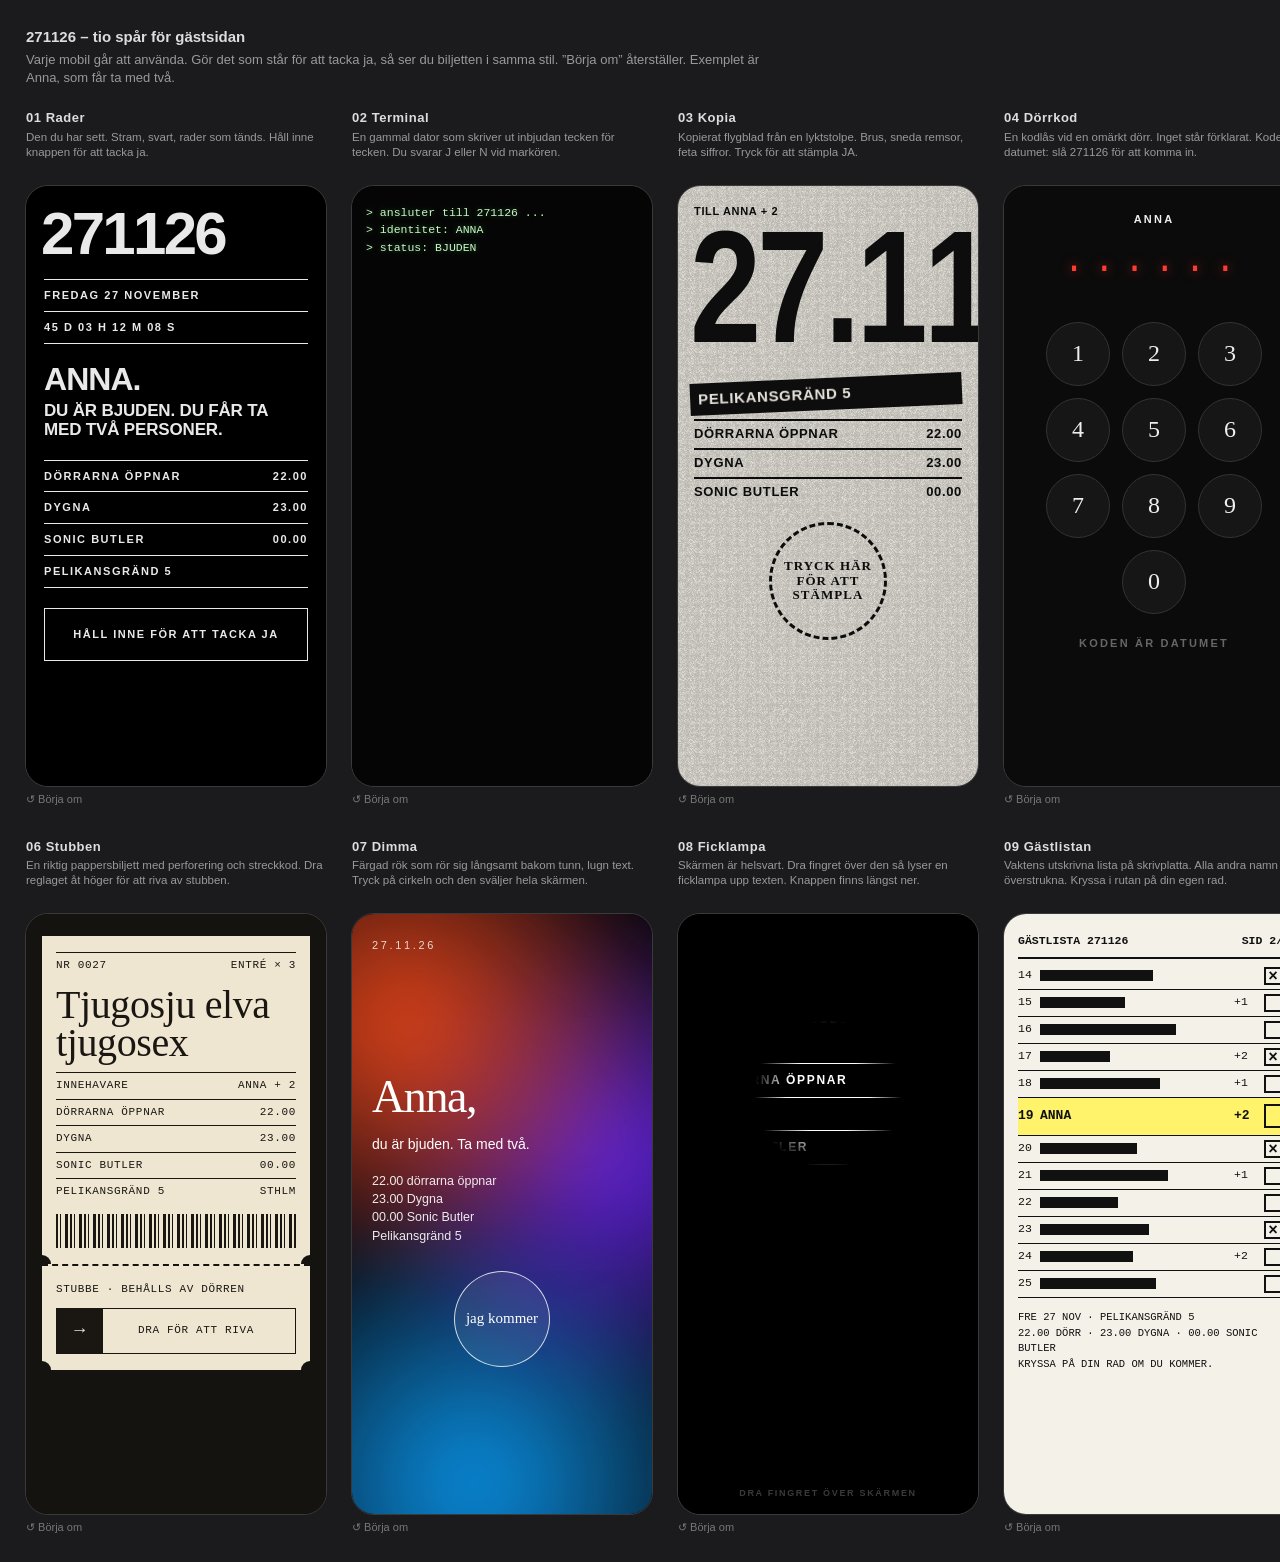
<file: skisser/index.html>
<!doctype html>
<html lang="sv">
<head>
<meta charset="utf-8">
<meta name="viewport" content="width=device-width,initial-scale=1">
<title>271126 – tio spår</title>
<style>
@font-face{font-family:Hipnouma;src:url('file:///Users/gustavbergenudd/Desktop/Privat/Design/Fonts/Hipnouma/Hipnouma.otf')}
@font-face{font-family:Monigue;src:url('file:///Users/gustavbergenudd/Desktop/Privat/Design/Fonts/Monigue/Monigue.otf')}
@font-face{font-family:Gamone;src:url('file:///Users/gustavbergenudd/Desktop/Privat/Design/Fonts/Gamone/Gamone.otf')}
*{box-sizing:border-box;margin:0;padding:0}
body{background:#1b1b1d;color:#ddd;font:500 13px/1.4 "Helvetica Neue",Helvetica,Arial,sans-serif;padding:26px}
h1{font-size:15px;font-weight:600;margin-bottom:4px}
.intro{color:#999;margin-bottom:22px;max-width:760px}
.galler{display:grid;grid-template-columns:repeat(5,300px);gap:30px 26px}
.kort h2{font-size:13px;font-weight:700;letter-spacing:.04em}
.kort p{color:#999;font-size:11.5px;line-height:1.35;height:48px;margin:2px 0 8px}
.tel{width:300px;height:600px;overflow:hidden auto;position:relative;border-radius:22px;outline:1px solid #3a3a3a;background:#000;scrollbar-width:none}
.tel::-webkit-scrollbar{display:none}
.om{background:none;border:0;color:#777;font:inherit;font-size:11px;margin-top:6px;cursor:pointer}
button{font:inherit;cursor:pointer;border-radius:0;-webkit-appearance:none}
.rot{min-height:600px;position:relative;display:flex;flex-direction:column}
.qr{background:#fff;padding:5px}.qr svg{display:block;width:100%}

/* ---------- gemensam biljett, färgas av varje spår ---------- */
.bilj{padding:20px 18px 26px;gap:0}
.bilj .qr{margin-bottom:16px}
.bilj .stor{font-size:34px;line-height:.95}
.bilj .und{margin-top:6px}
.bilj .rader{margin-top:18px}
.bilj .r{display:flex;justify-content:space-between;gap:10px;padding:7px 0;border-top:1px solid currentColor}
.bilj .r:last-child{border-bottom:1px solid currentColor}

/* 01 RADER */
.v1{background:#000;color:#e9e9e9;font:700 11px/1.35 "Helvetica Neue",Helvetica,sans-serif;letter-spacing:.14em;text-transform:uppercase;padding:22px 18px}
.v1 .nr{font-size:60px;line-height:.86;letter-spacing:-.045em;margin-left:-3px}
.v1 .r{display:flex;justify-content:space-between;border-top:1px solid;padding:8px 0}.v1 .r:last-child{border-bottom:1px solid}
.v1 .b{margin-top:20px}.v1 .st{font-size:32px;line-height:.95;letter-spacing:-.03em}.v1 .me{font-size:17px;letter-spacing:-.01em;line-height:1.1;margin-top:8px}
.v1 .hall{position:relative;overflow:hidden;width:100%;background:#000;color:#e9e9e9;border:1px solid;padding:18px 8px;letter-spacing:inherit;text-transform:inherit;user-select:none;touch-action:none}
.v1 .hall i{position:absolute;inset:0;background:#e9e9e9;transform:scaleX(0);transform-origin:left;transition:transform .15s linear}
.v1 .hall.pa i{transform:scaleX(1);transition:transform 1s linear}.v1 .hall span{position:relative;mix-blend-mode:difference}
.v1.bilj .stor{letter-spacing:-.03em}

/* 02 TERMINAL */
.v2{background:#050505;color:#c8f7c5;font:400 11.5px/1.55 Menlo,Monaco,"Courier New",monospace;padding:18px 14px;text-shadow:0 0 6px rgba(120,255,140,.35)}
.v2 pre{font:inherit;white-space:pre-wrap}
.v2 .val{margin-top:10px;display:flex;gap:10px}
.v2 .val button{background:none;color:inherit;border:1px solid;padding:9px 16px;text-shadow:inherit}
.v2 .val button:hover{background:#c8f7c5;color:#050505;text-shadow:none}
.v2 .mark{display:inline-block;width:7px;height:13px;background:#c8f7c5;vertical-align:-2px;animation:blink 1s steps(1) infinite}
@keyframes blink{50%{opacity:0}}
.v2.bilj .stor{font-size:24px}.v2.bilj .r{border-style:dashed}

/* 03 KOPIA */
.v3{background:#e6e3db;color:#0d0d0d;font:700 11px/1.3 "Helvetica Neue",Helvetica,sans-serif;text-transform:uppercase;letter-spacing:.06em;padding:18px 16px;overflow:hidden}
.v3::before{content:'';position:absolute;inset:0;pointer-events:none;opacity:.2;mix-blend-mode:multiply;
  background:url("data:image/svg+xml,%3Csvg xmlns='http://www.w3.org/2000/svg' width='200' height='200'%3E%3Cfilter id='n'%3E%3CfeTurbulence baseFrequency='.9' numOctaves='2'/%3E%3CfeColorMatrix values='0 0 0 0 0 0 0 0 0 0 0 0 0 0 0 0 0 0 -1.6 1.05'/%3E%3C/filter%3E%3Crect width='200' height='200' filter='url(%23n)'/%3E%3C/svg%3E")}
.v3 .jatte{font:900 128px/.78 Impact,"Arial Narrow",sans-serif;letter-spacing:-.03em;margin:6px 0 0 -4px;transform:scaleY(1.25);transform-origin:top}
.v3 .band{background:#0d0d0d;color:#e6e3db;padding:6px 8px;display:inline-block;transform:rotate(-2.5deg);margin:54px 0 10px -4px;font-size:15px}
.v3 .lista div{border-top:2.5px solid;padding:5px 0;display:flex;justify-content:space-between;font-size:13px}
.v3 .stpl{margin:16px auto 0;width:118px;height:118px;border-radius:50%;border:3px dashed #0d0d0d;background:none;color:#0d0d0d;font:900 13px/1.1 "Helvetica Neue";letter-spacing:.08em;text-transform:uppercase;display:block}
.v3 .ja{position:absolute;right:12px;bottom:36px;font:900 74px/1 Impact;color:#d1271c;border:6px solid #d1271c;padding:2px 12px 0;transform:rotate(-14deg) scale(3);opacity:0;mix-blend-mode:multiply}
.v3 .ja.pa{transform:rotate(-14deg) scale(1);opacity:.9;transition:transform .14s cubic-bezier(.2,2,.4,1),opacity .05s}
.v3.bilj .stor{font:900 46px/.9 Impact;letter-spacing:0}.v3.bilj .r{border-top-width:2.5px}.v3.bilj .r:last-child{border-bottom-width:2.5px}

/* 04 DÖRRKOD */
.v4{background:#0b0b0b;color:#eee;font:600 11px/1.3 "Helvetica Neue",sans-serif;letter-spacing:.2em;text-transform:uppercase;padding:26px 22px;align-items:center}
.v4 .disp{font:300 36px/1 Menlo,monospace;letter-spacing:.24em;margin:26px 0 8px;height:40px;color:#ff3b30;text-shadow:0 0 12px rgba(255,59,48,.7)}
.v4 .disp.ok{color:#19e36b;text-shadow:0 0 12px rgba(25,227,107,.7)}
.v4 .disp.fel{animation:skaka .3s}
@keyframes skaka{25%{transform:translateX(-8px)}75%{transform:translateX(8px)}}
.v4 .tang{display:grid;grid-template-columns:repeat(3,64px);gap:12px;margin-top:22px}
.v4 .tang button{height:64px;border-radius:50%;background:#161616;border:1px solid #333;color:#eee;font:300 24px "Helvetica Neue"}
.v4 .tang button:active{background:#eee;color:#000}
.v4 .tips{color:#666;margin-top:22px;text-align:center}
.v4.bilj{align-items:stretch}

/* 05 ETT ORD */
.v5{background:#000;color:#fff;font:900 54px/.88 "Helvetica Neue",Helvetica,sans-serif;letter-spacing:-.045em;text-transform:uppercase;padding:20px 16px;justify-content:flex-end;cursor:pointer;user-select:none}
.v5.inv{background:#fff;color:#000}
.v5 .ord{word-break:break-word;hyphens:auto}
.v5 small{position:absolute;left:16px;top:18px;font:700 10px/1 "Helvetica Neue";letter-spacing:.2em}
.v5 .tryck{position:absolute;right:16px;top:18px;font:700 10px/1 "Helvetica Neue";letter-spacing:.2em;animation:blink 1.2s steps(1) infinite}
.v5 .halvor{position:absolute;inset:0;display:grid;grid-template-rows:1fr 1fr}
.v5 .halvor button{border:0;font:inherit;letter-spacing:inherit;text-transform:inherit;text-align:left;padding:16px;display:flex;align-items:flex-end}
.v5 .halvor .j{background:#fff;color:#000}.v5 .halvor .n{background:#000;color:#fff}
.v5.bilj{font:700 11px/1.35 "Helvetica Neue";letter-spacing:.12em;justify-content:flex-start;cursor:default}
.v5.bilj .stor{font:900 46px/.9 "Helvetica Neue";letter-spacing:-.045em}

/* 06 STUBBEN */
.v6{background:#151310;padding:22px 16px;font:400 11px/1.4 "Courier New",Courier,monospace;color:#1a1712;text-transform:uppercase;letter-spacing:.06em}
.v6 .kort6{background:#efe6d2;padding:16px 14px;position:relative}
.v6 .kort6.stub{margin-top:0;border-top:2px dashed #151310;transition:transform .5s ease-in,opacity .5s}
.v6 .kort6.stub.riven{transform:translate(40px,120px) rotate(16deg);opacity:0}
.v6 .kort6::before,.v6 .kort6::after{content:'';position:absolute;width:18px;height:18px;border-radius:50%;background:#151310;bottom:-9px}
.v6 .kort6::before{left:-9px}.v6 .kort6::after{right:-9px}
.v6 .tit{font:400 40px/.95 Gamone,Didot,serif;text-transform:none;letter-spacing:-.01em;margin:8px 0 10px}
.v6 .r6{display:flex;justify-content:space-between;border-top:1px solid #1a1712;padding:5px 0}
.v6 .streck{height:34px;margin-top:10px;background:repeating-linear-gradient(90deg,#1a1712 0 2px,transparent 2px 4px,#1a1712 4px 5px,transparent 5px 9px,#1a1712 9px 12px,transparent 12px 14px)}
.v6 .dra{position:relative;height:46px;border:1px solid #1a1712;margin-top:10px;touch-action:none;user-select:none}
.v6 .dra span{position:absolute;inset:0;display:grid;place-items:center;padding-left:40px}
.v6 .dra b{position:absolute;left:0;top:0;bottom:0;width:46px;background:#1a1712;color:#efe6d2;display:grid;place-items:center;font-size:18px;cursor:grab}
.v6.bilj{color:#1a1712}.v6.bilj>*{position:relative}.v6.bilj{background:#efe6d2}
.v6.bilj .stor{font:400 40px/.95 Gamone,Didot,serif;text-transform:none}

/* 07 DIMMA */
.v7{background:#08060c;color:#fff;font:300 14px/1.45 "Helvetica Neue",sans-serif;padding:24px 20px;overflow:hidden}
.v7 .moln{position:absolute;inset:-30%;filter:blur(38px);opacity:.9;pointer-events:none;
  background:radial-gradient(circle at 30% 30%,#ff4d1c 0,transparent 34%),radial-gradient(circle at 72% 44%,#6d28ff 0,transparent 38%),radial-gradient(circle at 44% 78%,#0aa3ff 0,transparent 36%);animation:driv 14s ease-in-out infinite alternate}
@keyframes driv{to{transform:translate(8%,-6%) rotate(24deg) scale(1.15)}}
.v7>*:not(.moln){position:relative}
.v7 .lit{font-size:11px;letter-spacing:.24em;text-transform:uppercase;opacity:.8}
.v7 .hej{font:200 46px/1 "Helvetica Neue";letter-spacing:-.03em;margin:120px 0 14px}
.v7 .prog{margin-top:18px;font-size:12.5px;opacity:.9}
.v7 .rund{margin:26px auto 0;width:96px;height:96px;border-radius:50%;border:1px solid rgba(255,255,255,.8);background:rgba(255,255,255,.08);backdrop-filter:blur(6px);color:#fff;font:300 15px "Helvetica Neue";display:block;transition:transform .9s ease-out,background .9s}
.v7 .rund.pa{transform:scale(9);background:#fff}
.v7.bilj .stor{font:200 44px/1 "Helvetica Neue";letter-spacing:-.03em}.v7.bilj .r{border-color:rgba(255,255,255,.5)}

/* 08 FICKLAMPA */
.v8{background:#000;color:#fff;font:700 12px/1.4 "Helvetica Neue",sans-serif;letter-spacing:.14em;text-transform:uppercase;padding:0;cursor:none;touch-action:none}
.v8 .lager{position:absolute;inset:0;padding:26px 20px;display:flex;flex-direction:column;
  -webkit-mask:radial-gradient(circle 74px at var(--x,50%) var(--y,30%),#000 0,#000 55%,transparent 100%);mask:radial-gradient(circle 74px at var(--x,50%) var(--y,30%),#000 0,#000 55%,transparent 100%)}
.v8 .big{font:900 62px/.86 "Helvetica Neue";letter-spacing:-.05em}
.v8 .lager .r{border-top:1px solid;padding:8px 0;display:flex;justify-content:space-between}
.v8 .lager button{margin-top:auto;background:#fff;color:#000;border:0;padding:16px;letter-spacing:inherit;text-transform:inherit;font:inherit;cursor:none}
.v8 .ledtrad{position:absolute;left:0;right:0;bottom:14px;text-align:center;color:#3a3a3a;font-size:9px;pointer-events:none}
.v8.bilj{padding:20px 18px 26px;cursor:default}

/* 09 GÄSTLISTAN */
.v9{background:#f4f1e8;color:#111;font:400 11.5px/1.3 "Courier New",Courier,monospace;padding:20px 14px;text-transform:uppercase}
.v9 .hd{border-bottom:2px solid #111;padding-bottom:8px;margin-bottom:4px;display:flex;justify-content:space-between;font-weight:700}
.v9 .li{display:grid;grid-template-columns:22px 1fr 30px 26px;align-items:center;border-bottom:1px solid #111;height:27px}
.v9 .li u{display:block;height:11px;background:#111;text-decoration:none}
.v9 .li.du{background:#fff36b;font-weight:700;height:38px;font-size:13px}
.v9 .ruta{width:18px;height:18px;border:2px solid #111;background:none;display:grid;place-items:center;font:700 16px/1 "Courier New";padding:0;color:#111}
.v9 .li.du .ruta{width:24px;height:24px;animation:puls 1.2s infinite}
@keyframes puls{50%{box-shadow:0 0 0 5px rgba(0,0,0,.18)}}
.v9 .ft{margin-top:12px;font-size:10.5px;line-height:1.5}
.v9.bilj .stor{font:700 30px/1 "Courier New"}

/* 10 NEON */
.v10{background:#e2ff3d;color:#0c0c0c;font:700 11px/1.3 "Helvetica Neue",sans-serif;letter-spacing:.1em;text-transform:uppercase;padding:16px 16px 20px;overflow:hidden}
.v10 .topp{display:flex;justify-content:space-between;position:relative;z-index:2}.v10 .topp span{background:#e2ff3d;padding:1px 4px}
.v10 .tal{font:230px/.74 Hipnouma,Impact;transform:scaleX(1.9);transform-origin:left top;margin:14px 0 -18px -6px;white-space:nowrap}
.v10 .l{display:flex;justify-content:space-between;align-items:baseline;border-top:2px solid;padding:5px 0 1px;font:30px/1 Monigue,Impact;letter-spacing:0}
.v10 .l b{font:700 11px "Helvetica Neue";letter-spacing:.1em}
.v10 .l.sv{background:#0c0c0c;color:#e2ff3d;margin:0 -6px;padding-left:6px;padding-right:6px}
.v10 .kn{width:100%;margin-top:14px;background:#0c0c0c;color:#e2ff3d;border:0;padding:18px;font:34px/1 Monigue,Impact;text-transform:uppercase}
.v10.byt{filter:invert(1)}
.v10.bilj .stor{font:52px/.9 Monigue,Impact;letter-spacing:0}.v10.bilj .r{border-top-width:2px}.v10.bilj .r:last-child{border-bottom-width:2px}
</style>
</head>
<body>
<h1>271126 – tio spår för gästsidan</h1>
<div class="intro">Varje mobil går att använda. Gör det som står för att tacka ja, så ser du biljetten i samma stil. ”Börja om” återställer. Exemplet är Anna, som får ta med två.</div>
<div class="galler" id="g"></div>
<script src="../docs/qrcode.js"></script>
<script>
const D = { namn: 'Anna', platser: 3, datum: 'Fredag 27 november', adress: 'Pelikansgränd 5', stad: 'Stockholm',
  program: [['22.00', 'Dörrarna öppnar'], ['23.00', 'Dygna'], ['00.00', 'Sonic Butler']] };
const STILLA = new URLSearchParams(location.search).has('stilla'), DIREKT = new URLSearchParams(location.search).has('biljett');
const vila = ms => new Promise(r => setTimeout(r, STILLA ? 0 : ms));

function el(t, a, ...b) { const e = document.createElement(t); for (const [k, v] of Object.entries(a || {})) { if (k === 'class') e.className = v; else if (k.startsWith('on')) e.addEventListener(k.slice(2), v); else e.setAttribute(k, v); } e.append(...b); return e; }
function qr() {
  const q = qrcode(0, 'M'); q.addData('https://271126.com/v.html?b=exempel1'); q.make();
  const n = q.getModuleCount(), m = 3, s = n + 2 * m; let d = '';
  for (let y = 0; y < n; y++) for (let x = 0; x < n; x++) if (q.isDark(y, x)) d += `M${x + m} ${y + m}h1v1h-1z`;
  const w = el('div', { class: 'qr' }); w.innerHTML = `<svg viewBox="0 0 ${s} ${s}" shape-rendering="crispEdges"><rect width="${s}" height="${s}" fill="#fff"/><path d="${d}"/></svg>`; return w;
}
const rad = (v, h) => el('div', { class: 'r' }, el('span', {}, v), el('span', {}, h || ''));

function biljett(rot, klass) {
  rot.className = 'rot bilj ' + klass;
  rot.replaceChildren(qr(),
    el('div', { class: 'stor' }, '3 personer'),
    el('div', { class: 'und' }, 'Gäller dig och två till. Ni visar samma kod i dörren.'),
    el('div', { class: 'rader' }, ...D.program.map(([t, v]) => rad(v, t)), rad(D.adress, D.stad), rad('Kom som dig själv')));
}

const SPAR = [
  ['01 Rader', 'Den du har sett. Stram, svart, rader som tänds. Håll inne knappen för att tacka ja.', 'v1', (r, klar) => {
    const h = el('button', { class: 'hall' }, el('i'), el('span', {}, 'Håll inne för att tacka ja')); let t;
    h.onpointerdown = () => { h.classList.add('pa'); t = setTimeout(klar, 1000); };
    h.onpointerup = h.onpointerleave = () => { clearTimeout(t); h.classList.remove('pa'); };
    r.append(el('div', { class: 'nr' }, '271126'), el('div', { class: 'b' }, rad(D.datum), rad('45 d 03 h 12 m 08 s')),
      el('div', { class: 'b' }, el('div', { class: 'st' }, 'Anna.'), el('div', { class: 'me' }, 'Du är bjuden. Du får ta med två personer.')),
      el('div', { class: 'b' }, ...D.program.map(([t, v]) => rad(v, t)), rad(D.adress)), el('div', { class: 'b' }, h));
  }],
  ['02 Terminal', 'En gammal dator som skriver ut inbjudan tecken för tecken. Du svarar J eller N vid markören.', 'v2', async (r, klar) => {
    const p = el('pre'); r.append(p);
    const rader = ['> ansluter till 271126 ...', '> identitet: ANNA', '> status: BJUDEN', '> platser: 3 (du + 2)', '', '  2026-11-27  FREDAG', '  22:00  dörrarna öppnar', '  23:00  DYGNA', '  00:00  SONIC BUTLER', '', '  PELIKANSGRÄND 5, STOCKHOLM', '', '> kommer du? [J/N]'];
    for (const l of rader) { for (const c of l) { p.append(c); await vila(14); } p.append('\n'); await vila(120); }
    r.append(el('div', { class: 'val' }, el('button', { onclick: klar }, '[ J ]'), el('button', {}, '[ N ]'), el('span', { class: 'mark' })));
  }],
  ['03 Kopia', 'Kopierat flygblad från en lyktstolpe. Brus, sneda remsor, feta siffror. Tryck för att stämpla JA.', 'v3', (r, klar) => {
    const ja = el('div', { class: 'ja' }, 'JA');
    r.append(el('div', {}, 'Till Anna + 2'), el('div', { class: 'jatte' }, '27.11'), el('div', { class: 'band' }, 'Pelikansgränd 5'),
      el('div', { class: 'lista' }, ...D.program.map(([t, v]) => el('div', {}, el('span', {}, v), el('span', {}, t)))),
      el('button', { class: 'stpl', onclick: () => { ja.classList.add('pa'); setTimeout(klar, 900); } }, 'Tryck här för att stämpla'), ja);
  }],
  ['04 Dörrkod', 'En kodlås vid en omärkt dörr. Inget står förklarat. Koden är datumet: slå 271126 för att komma in.', 'v4', (r, klar) => {
    let v = ''; const d = el('div', { class: 'disp' }, '······');
    const visa = () => { d.textContent = v.padEnd(6, '·'); };
    const tryck = n => { if (v.length >= 6) return; v += n; visa();
      if (v.length === 6) { if (v === '271126') { d.classList.add('ok'); setTimeout(klar, 700); } else { d.classList.add('fel'); setTimeout(() => { v = ''; visa(); d.classList.remove('fel'); }, 450); } } };
    r.append(el('div', {}, 'Anna'), d, el('div', { class: 'tang' }, ...'123456789'.split('').map(n => el('button', { onclick: () => tryck(n) }, n)), el('span'), el('button', { onclick: () => tryck('0') }, '0')),
      el('div', { class: 'tips' }, 'Koden är datumet'));
  }],
  ['05 Ett ord', 'Ett ord per skärm, enormt, svart och vitt om vartannat. Tryck för nästa. Sist delas skärmen i JA och NEJ.', 'v5', (r, klar) => {
    const ord = ['Anna.', 'Du är bjuden.', 'Fredag 27 nov.', '22.00', 'Dygna 23.00', 'Sonic Butler 00.00', 'Pelikans­gränd 5', 'Ta med två.'];
    let i = 0; const o = el('div', { class: 'ord' }), s = el('small'), t = el('div', { class: 'tryck' }, 'Tryck');
    const visa = () => { o.innerHTML = ord[i]; s.textContent = `${i + 1}/${ord.length + 1}`; r.classList.toggle('inv', i % 2 === 1); };
    r.append(s, t, o); visa();
    r.onclick = () => { if (++i < ord.length) return visa();
      r.onclick = null; r.append(el('div', { class: 'halvor' }, el('button', { class: 'j', onclick: e => { e.stopPropagation(); klar(); } }, 'Ja'), el('button', { class: 'n' }, 'Nej'))); };
  }],
  ['06 Stubben', 'En riktig pappersbiljett med perforering och streckkod. Dra reglaget åt höger för att riva av stubben.', 'v6', (r, klar) => {
    const stub = el('div', { class: 'kort6 stub' }), knopp = el('b', {}, '→'), dra = el('div', { class: 'dra' }, el('span', {}, 'Dra för att riva'), knopp);
    let x0 = null;
    knopp.onpointerdown = e => { x0 = e.clientX; knopp.setPointerCapture(e.pointerId); };
    knopp.onpointermove = e => { if (x0 == null) return; const dx = Math.max(0, Math.min(dra.clientWidth - 46, e.clientX - x0)); knopp.style.left = dx + 'px';
      if (dx >= dra.clientWidth - 50) { x0 = null; stub.classList.add('riven'); setTimeout(klar, 550); } };
    knopp.onpointerup = () => { if (x0 != null) { x0 = null; knopp.style.left = 0; } };
    stub.append(el('div', {}, 'Stubbe · behålls av dörren'), dra);
    r.append(el('div', { class: 'kort6' }, el('div', { class: 'r6' }, el('span', {}, 'Nr 0027'), el('span', {}, 'Entré × 3')), el('div', { class: 'tit' }, 'Tjugosju elva tjugosex'),
      el('div', { class: 'r6' }, el('span', {}, 'Innehavare'), el('span', {}, 'Anna + 2')), ...D.program.map(([t, v]) => el('div', { class: 'r6' }, el('span', {}, v), el('span', {}, t))),
      el('div', { class: 'r6' }, el('span', {}, D.adress), el('span', {}, 'Sthlm')), el('div', { class: 'streck' })), stub);
  }],
  ['07 Dimma', 'Färgad rök som rör sig långsamt bakom tunn, lugn text. Tryck på cirkeln och den sväljer hela skärmen.', 'v7', (r, klar) => {
    const k = el('button', { class: 'rund', onclick: () => { k.classList.add('pa'); k.textContent = ''; setTimeout(klar, 800); } }, 'jag kommer');
    r.append(el('div', { class: 'moln' }), el('div', { class: 'lit' }, '27.11.26'), el('div', { class: 'hej' }, 'Anna,'), el('div', {}, 'du är bjuden. Ta med två.'),
      el('div', { class: 'prog' }, '22.00 dörrarna öppnar', el('br'), '23.00 Dygna', el('br'), '00.00 Sonic Butler', el('br'), 'Pelikansgränd 5'), k);
  }],
  ['08 Ficklampa', 'Skärmen är helsvart. Dra fingret över den så lyser en ficklampa upp texten. Knappen finns längst ner.', 'v8', (r, klar) => {
    const l = el('div', { class: 'lager' }, el('div', { class: 'big' }, '271126'), el('div', { style: 'margin:18px 0' }, 'Anna. Du är bjuden. Ta med två.'),
      ...D.program.map(([t, v]) => rad(v, t)), rad(D.adress), el('button', { onclick: klar }, 'Jag kommer'));
    const flytta = e => { const b = r.getBoundingClientRect(); l.style.setProperty('--x', (e.clientX - b.left) + 'px'); l.style.setProperty('--y', (e.clientY - b.top + r.parentElement.scrollTop) + 'px'); };
    r.onpointermove = flytta; r.onpointerdown = flytta;
    r.append(l, el('div', { class: 'ledtrad' }, 'Dra fingret över skärmen'));
  }],
  ['09 Gästlistan', 'Vaktens utskrivna lista på skrivplatta. Alla andra namn är överstrukna. Kryssa i rutan på din egen rad.', 'v9', (r, klar) => {
    const ruta = el('button', { class: 'ruta', onclick: () => { ruta.textContent = '×'; setTimeout(klar, 600); } });
    const rader = [58, 44, 70, 36, 62, 0, 50, 66, 40, 56, 48, 60].map((b, i) => b
      ? el('div', { class: 'li' }, el('span', {}, String(i + 14).padStart(2, '0')), el('u', { style: `width:${b}%` }), el('span', {}, ['', '+1', '', '+2', '+1', '', '', '+1', '', '', '+2', ''][i]), el('span', { class: 'ruta' }, i % 3 === 0 ? '×' : ''))
      : el('div', { class: 'li du' }, el('span', {}, '19'), el('span', {}, 'Anna'), el('span', {}, '+2'), ruta));
    r.append(el('div', { class: 'hd' }, el('span', {}, 'Gästlista 271126'), el('span', {}, 'Sid 2/7')), ...rader,
      el('div', { class: 'ft' }, 'Fre 27 nov · Pelikansgränd 5', el('br'), '22.00 dörr · 23.00 Dygna · 00.00 Sonic Butler', el('br'), 'Kryssa på din rad om du kommer.'));
  }],
  ['10 Neon', 'Klubbaffischen i neongult med den vågiga siffran. Högljudd och glad. En stor knapp, skärmen slår om.', 'v10', (r, klar) => {
    r.append(el('div', { class: 'topp' }, el('span', {}, 'Anna + 2'), el('span', {}, 'Pelikansgränd 5')), el('div', { class: 'tal' }, '27'),
      ...D.program.map(([t, v], i) => el('div', { class: 'l' + (i === 1 ? ' sv' : '') }, el('span', {}, v), el('b', {}, t))),
      el('button', { class: 'kn', onclick: () => { r.classList.add('byt'); setTimeout(klar, 350); } }, 'Jag kommer'));
  }],
];

const g = document.getElementById('g');
for (const [namn, text, klass, bygg] of SPAR) {
  const tel = el('div', { class: 'tel' });
  const starta = () => {
    const rot = el('div', { class: 'rot ' + klass }); tel.replaceChildren(rot); tel.scrollTop = 0;
    if (DIREKT) return biljett(rot, klass);
    bygg(rot, () => biljett(rot, klass));
  };
  g.append(el('div', { class: 'kort' }, el('h2', {}, namn), el('p', {}, text), tel, el('button', { class: 'om', onclick: starta }, '↺ Börja om')));
  starta();
}
</script>
</body>
</html>
</file>
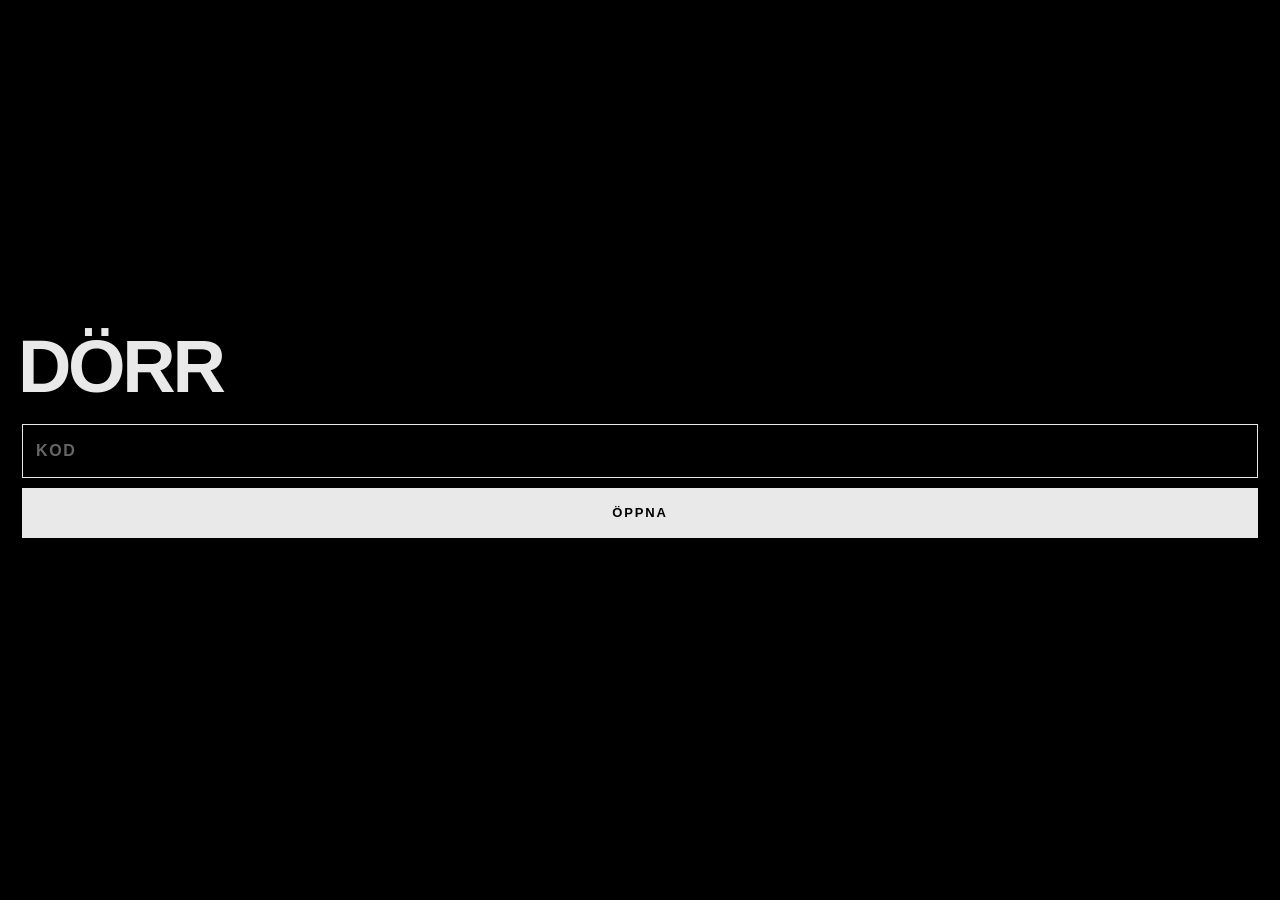
<file: docs/v.html>
<!doctype html>
<html lang="sv">
<head>
<meta charset="utf-8">
<meta name="viewport" content="width=device-width,initial-scale=1,viewport-fit=cover,user-scalable=no">
<meta name="robots" content="noindex,nofollow">
<meta name="theme-color" content="#000000">
<meta name="apple-mobile-web-app-capable" content="yes">
<meta name="mobile-web-app-capable" content="yes">
<meta name="apple-mobile-web-app-status-bar-style" content="black">
<meta name="apple-mobile-web-app-title" content="271126 dörr">
<link rel="apple-touch-icon" href="dorr-ikon.png">
<title>271126 dörr</title>
<link rel="stylesheet" href="stil.css?v=202611271150">
</head>
<body class="vakt">
<video id="bild" playsinline muted></video>
<div id="ram"></div>
<div id="topp"><div class="nu"><span id="inneNu" class="raknare">–</span><span><span id="nurubrik">inne nu</span><br><span class="svag" id="skannade">– skannade</span></span></div><div class="knappar"><button id="ut" class="tom">− ut</button><button id="in" class="tom">+ in</button></div></div>
<div id="botten"><span id="lage" class="svag">Startar kameran …</span><button id="sokknapp">Sök namn</button></div>
<div id="sok">
  <div class="sokrad"><input id="sokfalt" autocomplete="off" autocorrect="off" spellcheck="false" placeholder="Skriv ett namn"><button id="sokstang" class="tom">Stäng</button></div>
  <div id="sokrader"></div>
</div>
<div id="svar"><div class="stor"></div><div class="vem"></div><div class="ord"><span class="ordrubrik">favoritord</span><span class="ordet"></span></div><div class="mer"></div></div>
<div id="pin">
  <div class="nr">Dörr</div>
  <div class="block"><input id="pinfalt" inputmode="numeric" autocomplete="off" placeholder="Kod"><button id="pinknapp">Öppna</button><div class="fel" id="pinfel"></div></div>
</div>
<canvas id="duk" hidden></canvas>
<script src="jsqr.js?v=202611271150"></script>
<script src="app.js?v=202611271150"></script>
<script>
const $ = id => document.getElementById(id);
const svar = $('svar'), bild = $('bild'), duk = $('duk'), lage = $('lage');
let pin = '';
try { pin = localStorage.getItem('pin') || ''; } catch (e) {}
let upptagen = false, senast = '', senastTid = 0;

// Inne nu = skannade biljetter + de vakten släppt in för hand − de som gått. Räknas bara i den här mobilen.
const MAX = 100, NYCKEL = 'dorr-271126';
let skannade = null, hand = { in: 0, ut: 0 };
try { Object.assign(hand, JSON.parse(localStorage.getItem(NYCKEL) || '{}')); } catch (e) {}
function visaNu() {
  if (skannade == null) return;
  const nu = Math.max(0, skannade + hand.in - hand.ut);
  $('inneNu').textContent = nu;
  $('skannade').textContent = skannade + ' skannade' + (hand.in ? ' · ' + hand.in + ' utan biljett' : '') + (hand.ut ? ' · ' + hand.ut + ' ut' : '');
  $('topp').classList.toggle('fullt', nu >= MAX);
  $('nurubrik').textContent = nu >= MAX ? 'FULLT' : 'inne nu';
}
function andra(typ) {
  hand[typ]++;
  try { localStorage.setItem(NYCKEL, JSON.stringify(hand)); } catch (e) {}
  if (navigator.vibrate) navigator.vibrate(30);
  visaNu();
}
$('in').addEventListener('click', () => andra('in'));
$('ut').addEventListener('click', () => andra('ut'));
// Tryck på talet för att nollställa ut och in (t.ex. efter test). Skannade ligger kvar i arket.
$('inneNu').addEventListener('click', () => {
  if (!confirm('Nollställa ut och in? Skannade biljetter påverkas inte.')) return;
  hand = { in: 0, ut: 0 };
  try { localStorage.removeItem(NYCKEL); } catch (e) {}
  visaNu();
});
function visaAntal(s) { if (s && s.inne != null) { skannade = s.inne; visaNu(); } }

// Grönt: namnet och favoritordet, som vakten säger högt. Skärmen står kvar tills vakten trycker.
function visaSvar(ja, stor, vem, mer, ord, ordRubrik) {
  svar.className = (ja ? 'ja' : 'nej') + (ord ? ' medord' : '');
  svar.querySelector('.stor').textContent = stor;
  svar.querySelector('.vem').textContent = vem || '';
  svar.querySelector('.ordet').textContent = ord || '';
  svar.querySelector('.ordrubrik').textContent = ordRubrik || 'favoritord';
  svar.querySelector('.mer').textContent = mer || '';
  if (navigator.vibrate) navigator.vibrate(ja ? 60 : [120, 80, 120]);
  clearTimeout(visaSvar.t);
  visaSvar.t = setTimeout(stang, ja ? 8000 : 5000);
}
function stang() { svar.className = ''; upptagen = false; senastTid = Date.now(); lage.textContent = 'Sikta på biljetten'; }
svar.addEventListener('click', stang);

// Vem koden gäller: den inbjudna, en namngiven gäst eller en gäst utan namn.
const vem = s => s.namn || ('gäst till ' + s.vard);
// En namngiven gäst: vems gäst den är. Varje person har en egen kod, så inget mer behövs.
const biljettRad = s => s.plats > 1 && s.namn ? `gäst till ${s.vard}.` : '';

function tolka(id, s) {
  visaAntal(s);
  if (s.ok) return visaSvar(true, 'OK', vem(s), biljettRad(s), s.ord, s.plats > 1 ? `${s.vard.split(' ')[0]}s favoritord` : '');
  if (s.fel === 'använd') return visaSvar(false, 'Redan inne', vem(s), s.tid ? 'Gick in ' + s.tid : '');
  if (s.fel === 'spärrad') return visaSvar(false, 'Spärrad', vem(s), '');
  if (s.fel === 'pin') { upptagen = false; return fragaPin('Fel kod.'); }
  visaSvar(false, 'Ogiltig', '', 'Biljetten finns inte.');
}

async function kontrollera(id) {
  if (upptagen) return;
  upptagen = true;
  lage.textContent = 'Kontrollerar …';
  try {
    tolka(id, await skicka({ a: 'in', b: id, pin }));
  } catch (e) {
    visaSvar(false, 'Ingen kontakt', '', 'Försök igen.');
  }
}

function idUr(text) {
  const t = /[?&]b=([a-z0-9]{6,20}(?:-\d)?)/i.exec(text);
  return t ? t[1].toLowerCase() : null;
}

function sok() {
  if (bild.readyState >= 2 && !upptagen && !sokOppen && $('pin').style.display !== 'flex') {
    const skala = Math.min(1, 640 / bild.videoWidth);
    duk.width = bild.videoWidth * skala; duk.height = bild.videoHeight * skala;
    const g = duk.getContext('2d', { willReadFrequently: true });
    g.drawImage(bild, 0, 0, duk.width, duk.height);
    const kod = jsQR(g.getImageData(0, 0, duk.width, duk.height).data, duk.width, duk.height, { inversionAttempts: 'dontInvert' });
    if (kod && kod.data) {
      const id = idUr(kod.data), nu = Date.now();
      // samma biljett som nyss visades läses inte om förrän efter tre sekunder
      if (id && !(id === senast && nu - senastTid < 3000)) { senast = id; senastTid = nu; kontrollera(id); }
    }
  }
  requestAnimationFrame(sok);
}

async function startaKamera() {
  try {
    bild.srcObject = await navigator.mediaDevices.getUserMedia({ video: { facingMode: 'environment' }, audio: false });
    await bild.play();
    lage.textContent = 'Sikta på biljetten';
    sok();
  } catch (e) {
    lage.textContent = 'Kameran går inte att starta. Tillåt kamera för sidan.';
  }
}

function fragaPin(fel) {
  $('pin').style.display = 'flex';
  $('pinfel').textContent = fel || '';
  $('pinfalt').value = '';
  $('pinfalt').focus();
}

async function provaPin() {
  const kandidat = $('pinfalt').value.trim();
  if (!kandidat) return;
  try {
    const s = await skicka({ a: 'lage', pin: kandidat });
    if (!s.ok) { $('pinfel').textContent = 'Fel kod.'; return; }
    pin = kandidat;
    try { localStorage.setItem('pin', pin); } catch (e) {}
    $('pin').style.display = 'none';
    visaAntal(s);
    borja();
  } catch (e) { $('pinfel').textContent = 'Ingen kontakt.'; }
}
$('pinknapp').addEventListener('click', provaPin);
$('pinfalt').addEventListener('keydown', e => { if (e.key === 'Enter') provaPin(); });

// Sök på namn: för gäster vars mobil inte fungerar. Ett tryck på namnet släpper in precis som en skanning.
let sokOppen = false, personer = [];
const norm = t => String(t || '').toLowerCase().normalize('NFD').replace(/[̀-ͯ]/g, '');
const visningsnamn = p => p.namn || 'Gäst till ' + p.vard;
function radText(t) { return el('div', { class: 'tinfo' }, t); }
async function oppnaSok() {
  sokOppen = true;
  $('sok').style.display = 'flex';
  $('sokfalt').value = '';
  $('sokrader').replaceChildren(radText('Hämtar gästlistan …'));
  $('sokfalt').focus();
  try {
    const s = await skicka({ a: 'lista', pin });
    if (!s.ok) throw new Error(s.fel);
    personer = s.personer.sort((a, b) => visningsnamn(a).localeCompare(visningsnamn(b), 'sv'));
    visaAntal(s);
    visaTraffar();
  } catch (e) { $('sokrader').replaceChildren(radText('Ingen kontakt. Stäng och försök igen.')); }
}
function stangSok() { sokOppen = false; $('sok').style.display = 'none'; $('sokfalt').blur(); }
function visaTraffar() {
  const q = norm($('sokfalt').value.trim());
  const traffar = personer.filter(p => !q || norm(p.namn + ' ' + p.vard).includes(q)).slice(0, 50);
  $('sokrader').replaceChildren(...(traffar.length ? traffar.map(p => {
    const info = [p.namn && p.vard ? 'gäst till ' + p.vard : '', p.inne ? 'inne ' + p.inne : '', p.svar !== 'ja' ? 'har inte svarat ja' : ''].filter(Boolean).join(' · ');
    return el('button', { class: 'traff' + (p.inne ? ' inne' : ''), onclick: () => { if (!confirm('Släpp in ' + visningsnamn(p) + '?')) return; stangSok(); kontrollera(p.b); } },
      el('span', { class: 'tnamn' }, visningsnamn(p)), el('span', { class: 'tinfo' }, info));
  }) : [radText('Ingen med det namnet.')]));
}
$('sokknapp').addEventListener('click', oppnaSok);
$('sokstang').addEventListener('click', stangSok);
$('sokfalt').addEventListener('input', visaTraffar);

let igang = false;
function borja() {
  if (igang) return;
  igang = true;
  startaKamera();
  // en biljett som öppnats med mobilens vanliga kamera kommer in som ?b=...
  const direkt = idUr(location.search);
  if (direkt) { history.replaceState(null, '', location.pathname); kontrollera(direkt); }
}

(async () => {
  if (!API) { lage.textContent = 'Stängt.'; return; }
  if (!pin) return fragaPin();
  try {
    const s = await skicka({ a: 'lage', pin });
    if (!s.ok) return fragaPin();
    visaAntal(s);
    borja();
  } catch (e) { fragaPin('Ingen kontakt.'); }
})();
</script>
</body>
</html>
</file>
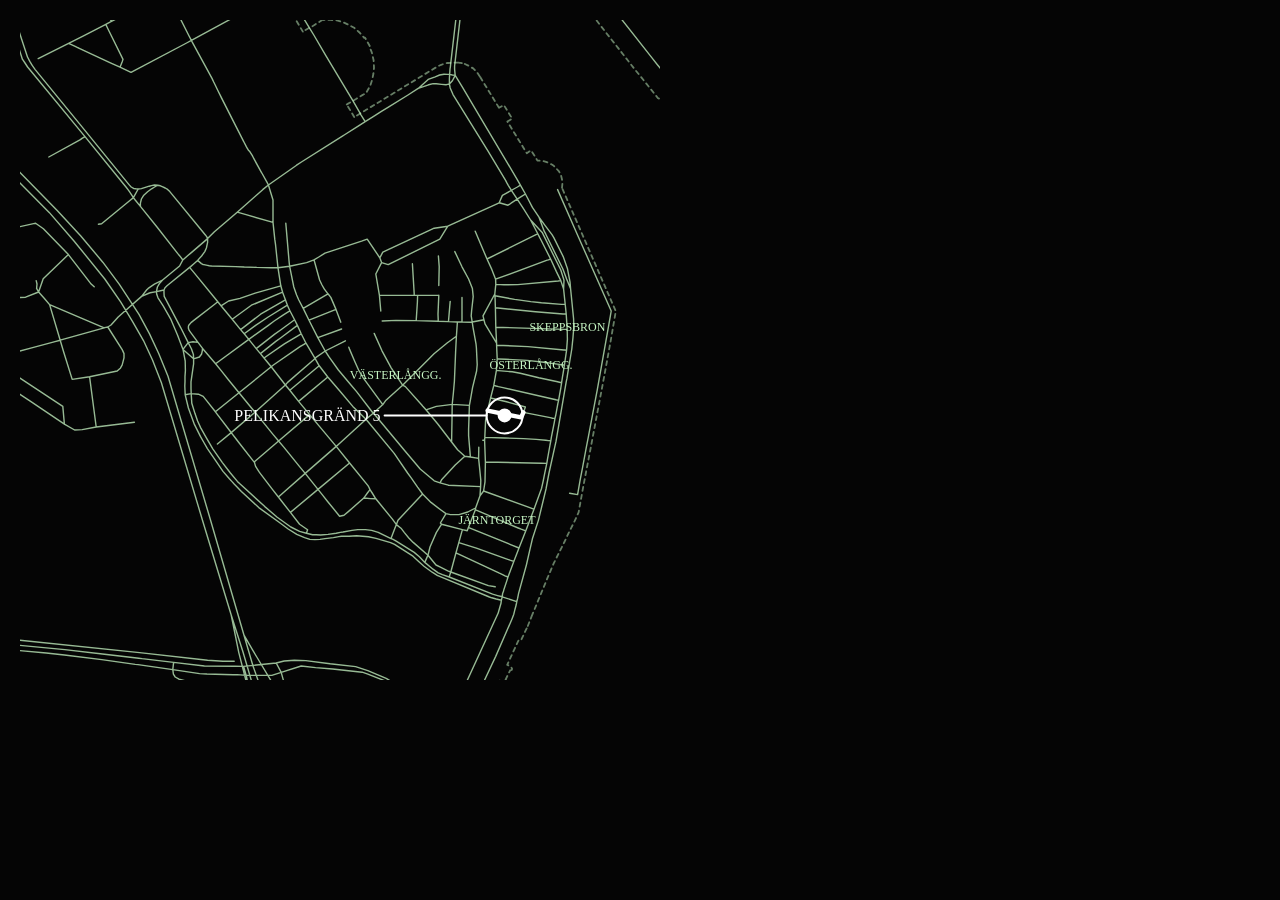
<file: karta/forhands.html>
<body style='background:#050505;color:#c8f7c5;margin:20px'><style>svg{width:640px}.gator{stroke-width:.7;opacity:.75}.kust{stroke-width:.9;opacity:.5;stroke-dasharray:2 2}.mal{stroke-width:2.2;stroke:#fff}.namn text,.har text{font:6px Menlo;fill:currentColor;stroke:none}.har{stroke:#fff;stroke-width:1}.har text{fill:#fff;font-size:8px}.prick{fill:#fff}</style><svg viewBox="0 0 320 330" xmlns="http://www.w3.org/2000/svg" fill="none" stroke="currentColor" stroke-linecap="round" stroke-linejoin="round"><path class="kust" d="M526.0 209.2L527.8 208.2L527.9 208.5L532.9 206.0L531.0 203.0L532.3 201.8L555.8 180.9L560.6 167.5L562.5 157.6L562.8 157.7L563.2 155.3L563.8 152.2L563.1 152.1L554.4 129.9L553.0 130.4L552.0 129.8L546.7 120.5L534.1 104.9L507.6 86.1L493.7 76.6L480.7 67.5L464.5 56.1L459.9 53.6L441.5 37.4L424.8 28.6L419.4 25.6L418.7 26.5L412.5 22.9L404.9 23.2L392.2 41.5L389.4 45.7L385.2 52.8L382.8 61.4L382.9 65.6L382.6 71.0L379.4 74.6L371.7 80.6L370.3 80.0L370.0 79.6L369.7 79.8L369.2 79.3L366.0 81.8L365.8 82.2L365.8 82.6L366.0 82.9L369.3 87.3L372.1 91.9L373.3 94.6L374.3 97.6L375.6 102.0L376.2 104.3L376.9 107.7L376.2 107.8L376.7 111.4L377.3 111.3L377.4 116.3L376.6 126.4L376.5 131.3L376.2 135.1L378.9 142.2L380.7 146.5L382.0 151.3L385.1 163.3L390.7 175.6L391.7 177.7L393.3 179.5L396.3 182.6L408.0 195.0L421.4 208.9L432.2 208.9L442.0 207.4L442.0 208.3L447.0 207.8L447.7 208.6L448.8 208.7L449.4 208.1L449.3 207.6L472.4 204.8L472.4 203.9L520.0 198.2L526.0 209.2M137.1 -15.7L147.1 -20.1L154.0 -21.8M245.1 325.2L245.8 325.0L246.0 324.6L246.0 324.2L245.5 323.5L244.8 323.0L243.6 322.4L249.2 310.3L249.5 310.4L249.9 310.5L250.3 310.3L250.6 310.0L251.7 307.6L253.9 303.0M163.4 42.3L164.1 41.8L164.8 41.4L166.5 40.4L168.2 39.4L168.9 38.9L169.6 38.5L170.9 37.7L173.0 36.6L175.1 32.9L176.1 29.8L176.7 26.9L177.0 23.9L176.8 20.1L175.9 16.2L174.9 13.7L175.1 13.4L173.8 11.1L172.5 8.8L172.1 8.9L169.6 6.1L167.1 3.9L164.3 2.4L161.5 1.1L158.5 0.2L155.2 -0.1L151.7 0.0L151.3 -0.1M141.4 5.8L135.8 -3.7L130.8 -12.0M946.5 559.0L946.6 558.4L946.5 557.9L945.9 557.6L945.3 557.6L944.9 557.8L944.7 558.1L942.5 556.5L942.5 554.2L940.2 552.2L937.8 547.7L937.7 546.2L938.5 546.2L938.6 540.9L938.9 534.9L938.9 534.1L934.3 532.3L930.7 530.8L930.6 529.0L779.3 525.6L774.6 523.5L774.1 525.6L773.4 527.9L760.5 527.3L758.2 525.2L703.5 503.2L705.4 498.6L707.0 494.9L698.9 491.4L696.8 489.1L693.1 487.7L691.1 492.7L689.3 497.2L631.2 474.7L620.1 470.7L608.9 467.1L595.1 463.2L578.2 459.5L453.1 436.2L436.7 431.9L383.0 411.5L375.3 408.3L381.8 394.0L323.3 366.7M167.1 48.5L165.1 45.1L163.4 42.3M151.3 -0.1L147.8 2.1L147.2 2.5L146.4 3.0L144.7 3.9L142.8 5.0L142.1 5.4L141.4 5.8M154.0 -21.8L209.6 -28.5L218.7 -29.7L219.4 -29.9L219.7 -29.9L220.2 -30.0L221.4 -30.3L223.4 -30.5L225.3 -30.8L226.5 -30.8L227.1 -30.9L227.7 -30.0L231.5 -30.2L232.6 -28.1L233.6 -30.0L234.3 -30.0L234.9 -30.1L235.9 -28.5L236.7 -30.2L237.4 -30.2L238.2 -30.2L239.1 -28.7L240.1 -30.3L240.7 -30.3L241.3 -30.4L242.3 -28.9L243.4 -30.5L244.0 -30.6L244.7 -30.6L245.7 -29.0L246.8 -30.6L255.8 -25.6L259.0 -23.8L262.2 -22.1L266.1 -19.9L269.8 -17.8L273.6 -15.5L277.4 -13.1L278.1 -12.7L284.2 -4.9L287.2 -1.2L290.1 2.6L293.0 6.3L295.9 10.0L298.9 13.8L301.8 17.5L307.5 24.8L309.3 27.0L319.0 39.1L319.6 39.3L320.2 39.2L325.0 35.7L326.9 34.1L328.7 32.9L330.8 32.2L333.9 29.8L340.4 24.9L349.5 17.9L350.8 16.9L350.2 16.2L355.9 11.8L362.0 7.1L365.8 4.2L372.6 -1.0L369.3 -14.7L360.3 -52.2L320.3 -88.0L312.1 -95.4L303.9 -102.7L295.0 -111.0L292.1 -114.8L291.0 -117.3L289.3 -121.1L288.8 -124.7L288.8 -127.2L289.0 -130.0L290.0 -134.0L292.2 -138.4L294.0 -140.8L295.7 -142.6L298.0 -144.6L299.9 -145.8L301.1 -146.4L303.2 -147.2L304.4 -147.7L307.0 -148.2L307.4 -148.3L309.1 -148.4L312.6 -148.4L316.5 -147.7L320.8 -146.1L321.6 -145.5L330.8 -140.2L358.8 -122.6M130.8 -12.0L131.5 -12.4L132.1 -12.7L133.9 -13.7L135.6 -14.8L136.6 -15.4L137.1 -15.7M242.8 329.8L243.9 327.5L245.1 325.2M234.3 341.7L239.8 330.3L240.8 330.8L241.9 331.2L242.7 331.2L243.2 330.9L243.2 330.3L242.8 329.8M255.8 298.2L260.8 286.1L263.7 279.1L266.8 271.8L272.2 261.0L274.8 255.5L277.3 250.6L278.2 248.6L279.3 246.2L281.8 232.4L285.4 213.7L292.0 178.7L295.1 161.8L297.9 145.6L271.0 83.9M219.3 21.3L217.5 21.3L215.4 21.4L214.3 21.5L213.6 21.5L213.0 21.6L210.6 22.4L208.8 23.2L173.3 44.8L172.5 45.3L170.1 46.7L167.9 48.1L167.1 48.5M271.0 83.9L271.2 81.8L271.0 79.7L270.5 77.6L269.5 75.7L266.9 72.9L264.9 71.7L263.0 70.9L261.1 70.4L258.7 70.3L257.1 67.6L255.5 65.2L253.4 66.6L243.7 50.8M219.9 21.4L219.3 21.3M220.9 21.6L220.3 21.4L219.9 21.4M229.9 28.2L228.4 26.0L226.6 24.2L224.5 23.0L222.7 22.1L220.9 21.6M239.5 43.9L229.9 28.2M243.7 50.8L246.1 49.3L241.9 42.5L239.5 43.9M253.9 303.0L255.8 298.2M323.3 366.7L313.4 362.1L306.6 376.1L234.3 341.7"/><path class="gator" d="M217.6 27.7L216.2 27.5L214.8 27.2M124.2 82.5L126.5 90.0L126.5 101.2L127.4 109.7L127.8 112.6L128.4 118.4L129.0 123.9M132.9 101.6L134.6 121.4L134.8 123.1M164.4 163.6L164.8 164.7L167.5 171.0L169.3 175.0L171.6 178.9L181.4 192.3M45.7 0.7L37.2 -16.2M244.0 278.5L242.5 277.9L241.3 277.3L239.7 276.6L218.0 266.4M246.9 270.7L245.7 270.3L245.0 270.1L242.8 269.3L228.2 264.1L219.4 261.3M224.7 253.9L245.6 262.4L249.5 264.0M252.9 255.4L250.6 254.6L249.1 254.0L228.4 245.2M232.4 208.7L242.4 209.0M257.0 244.6L256.5 244.4L254.9 243.8L231.8 235.5M251.7 196.2L252.7 193.5L244.8 191.3L243.3 190.9L235.3 189.0M267.5 199.2L266.3 199.1L265.1 198.8L251.7 196.2M269.3 190.2L268.0 189.9L266.9 189.6L241.5 183.8M238.2 175.2L239.2 175.3L246.1 175.9L250.1 176.6L259.4 178.9L268.8 180.9L269.2 181.0L270.8 181.4M238.6 169.5L239.3 169.5M273.3 165.1L272.3 165.0L272.0 165.0L254.0 163.3L238.3 162.6M237.7 143.9L257.7 145.9L271.5 147.0L272.1 147.0L273.1 147.0M272.6 142.1L270.8 142.2L260.7 141.4L255.4 140.8L247.3 139.7L237.5 137.9M270.4 130.3L269.0 130.5L248.9 132.3L241.9 132.4M237.8 129.6L263.6 120.1L264.2 119.9L265.3 119.5M258.9 106.9L258.0 107.3L257.5 107.6M-14.1 169.2L-12.1 178.1L-11.7 179.3L-11.0 180.0L-10.0 180.6L-7.0 182.5L5.3 190.7L22.2 202.1L27.3 205.0L31.1 204.8L38.1 203.5L57.2 201.1M226.1 151.0L225.6 147.9L225.8 145.5L226.6 138.3M295.8 -6.7L301.2 -12.8L310.3 -24.2L320.4 -36.6M-14.1 169.2L-19.2 146.1L-19.6 143.9L-20.2 141.8L-20.8 140.0L-28.9 123.0L-31.3 118.7L-31.5 116.6L-30.7 115.1L-28.1 112.4L-25.1 110.5L-17.2 107.6L-13.4 106.4L-12.1 106.0L-7.9 105.1L6.8 101.8M218.2 158.1L213.7 161.4L207.0 166.9L191.3 182.6M38.0 -83.7L46.5 -66.9L55.7 -48.8L63.0 -34.4L63.7 -33.1L73.6 -13.6L84.6 8.1L85.7 10.2M113.5 63.9L114.2 65.1L114.9 65.8M327.4 33.0L369.4 82.5M38.1 203.5L34.8 178.4M95.1 249.5L74.0 178.1L69.3 166.6L64.7 156.8L59.5 147.2L49.6 132.1L41.4 121.1L30.4 108.0L18.6 95.3M97.8 171.9L114.4 159.7M143.0 161.6L142.4 161.9M218.7 151.0L218.2 158.1M229.3 219.2L225.2 218.5L222.4 218.1M14.4 68.5L30.2 59.8M123.4 344.2L120.1 333.2L116.5 323.0L112.0 307.6M91.2 250.0L105.6 297.5M175.0 234.8L176.1 236.5L177.9 239.4L186.3 249.7L188.2 252.3M103.4 334.3L96.5 333.4L83.4 330.6L79.5 329.6L77.6 328.5L76.7 327.1L76.4 324.8L76.8 321.2M42.9 2.2L44.0 4.5L51.5 19.7L51.1 20.9L50.0 23.6M9.3 136.0L12.1 139.1L14.8 142.3L20.1 160.1L21.8 165.9L26.1 179.7L34.8 178.4L48.6 175.5L49.7 174.5L50.2 174.1L51.1 172.4L52.0 168.9L52.0 166.8L51.1 164.8L43.9 153.5M135.0 145.5L134.5 145.7M137.3 149.9L130.3 155.0L127.2 157.2L118.1 164.3M120.2 166.8L127.9 160.7L130.1 159.1L138.7 152.7M140.6 156.9L132.2 161.9L130.0 163.4L122.0 169.0M148.9 158.8L160.8 154.5M141.6 144.2L154.0 136.9M158.0 144.7L144.5 150.1M129.3 210.5L117.5 220.6L117.2 221.2M188.2 252.3L189.0 250.1L201.3 237.0M111.8 323.2L113.1 327.7M57.3 335.2L49.4 332.3L43.3 331.2L37.9 332.1L36.2 334.7M-49.9 30.7L-46.1 35.0L14.6 96.2M93.8 109.3L93.4 108.4L92.8 107.6L74.9 85.8L73.8 84.7L72.6 84.0L71.4 83.4L70.2 82.9L68.8 82.6L67.2 82.5L65.7 82.8L64.6 83.1L60.7 84.3L59.1 84.5L57.9 84.4L57.0 84.3M121.5 84.7L108.6 96.1L97.2 105.9L93.8 109.3M49.1 148.5L45.5 152.5L43.9 153.5L42.9 153.7L42.1 153.9L20.1 160.1M18.6 95.3L-45.5 29.6L-46.1 28.9M14.6 96.2L27.1 110.6L42.4 129.5L50.4 141.1L56.3 150.8L61.8 160.4L66.3 170.1L70.7 181.4L91.2 250.0M13.6 -11.1L10.6 -17.5L7.7 -23.7L1.7 -41.1L0.6 -43.6M128.7 337.6L128.3 335.7L127.5 334.1L125.9 331.0L118.4 318.5M117.0 343.9L117.7 344.5L118.6 344.7L119.8 344.9L121.2 344.6L122.7 344.1L124.7 343.5L126.4 342.7L127.4 341.6L128.1 340.5L128.5 339.1L128.7 338.4L128.7 337.6M105.6 297.5L109.4 316.3L116.5 344.0M131.8 367.9L133.8 366.9L135.0 365.8L136.3 363.9L136.9 362.2L137.3 359.6L136.6 355.9L134.5 344.8L133.3 337.3M85.6 186.8L89.2 187.1L91.6 188.2L93.3 190.3M255.3 100.0L258.9 106.9L259.8 108.7L260.5 110.0L265.3 119.5L268.2 125.8L270.4 130.3L271.8 134.5M159.8 248.1L162.0 247.6L164.3 245.7M88.8 120.2L90.7 121.8L91.4 122.2M181.1 150.5L188.0 150.2L198.1 150.3L209.1 150.6L214.2 150.8L218.7 151.0L221.0 151.0L225.5 151.1L226.1 151.0M273.6 154.7L272.7 154.7L272.0 154.7L237.9 153.6M232.5 151.9L238.3 161.6M147.0 119.9L149.8 130.0L151.0 132.5L152.1 134.4M177.9 127.0L179.7 137.6L180.4 145.5M13.6 -11.1L-0.9 -6.5L-4.2 -5.5M237.4 137.0L237.9 132.2L237.8 129.6L235.9 124.7L233.5 119.5M221.2 254.8L219.4 261.3L218.0 266.4L215.4 276.0L214.8 277.8L214.6 278.5M164.8 221.5L149.0 234.7L135.2 246.2M129.2 238.5L142.6 226.7L158.1 213.2M210.0 231.4L210.9 229.7L217.6 222.5L222.4 218.1M203.0 194.9L208.2 193.2L211.3 192.8L216.1 192.2M224.3 204.8L224.3 207.9L225.2 218.5M179.7 137.6L197.1 137.7L198.8 137.7M209.6 123.3L209.4 132.8M85.7 10.2L86.0 10.8L86.6 11.9M3.8 23.5L32.5 58.3L53.0 83.5M209.1 150.6L209.1 149.7M198.1 150.3L198.7 141.0L198.8 137.7M221.0 151.0L221.0 138.7M214.2 150.8L214.3 150.0M112.1 156.9L117.8 152.7L124.1 148.5L133.7 142.6M110.3 154.8L120.3 147.1L132.7 139.9M106.1 149.6L115.7 142.6L131.3 136.1M9.3 136.0L2.8 138.6L-0.9 138.8L-5.0 138.4L-17.6 119.8L-15.4 116.2M24.2 117.3L11.6 129.4L9.3 136.0M7.8 101.6L11.7 104.4L24.2 117.3L35.3 131.7M263.4 221.7L260.6 221.6L232.7 221.0M98.9 140.9L87.0 126.3M53.0 83.5L54.2 85.1L54.9 86.1M59.1 84.5L56.7 88.8L55.1 90.1L40.8 101.9L39.2 102.1M229.3 219.2L229.4 213.6M20.1 160.1L17.5 160.8L6.3 163.8L-3.9 166.5L-14.1 169.2M131.7 147.4L127.1 150.5L124.0 152.8L114.4 159.7M221.5 -13.3L221.5 -13.9L223.4 -30.5M217.3 24.7L217.3 23.0L217.5 21.3M126.5 101.2L112.6 97.2L108.6 96.1M29.1 13.9L45.2 21.4L50.0 23.6L55.5 26.2L83.3 11.5L85.7 10.2M100.5 142.9L104.3 140.5L110.0 139.2L117.6 136.6L130.4 132.9M327.4 33.0L325.9 31.6M125.6 173.4L126.7 172.5L140.0 163.3M125.6 173.4L109.5 186.4M119.7 198.8L117.5 196.1L109.5 186.4L104.0 179.6M86.8 169.4L89.7 168.5L90.8 167.0L91.2 165.2L91.2 164.1M84.4 152.6L85.5 151.3L86.9 150.2M89.0 161.2L86.5 160.9L84.1 161.3M132.7 182.5L133.8 181.2L146.7 170.0L147.5 169.2L148.0 168.7L152.6 165.5M98.7 212.0L105.6 206.3M-31.7 6.8L-30.8 5.8L-29.8 4.6L-27.8 2.8L-25.5 1.5L-9.0 -2.6L-6.5 -3.1L-5.7 -1.3L0.3 16.8L1.2 19.6M149.6 172.9L134.9 185.1M139.3 190.7L153.9 178.5M117.0 -6.8L112.4 -4.3L85.7 10.2M98.8 35.0L100.2 37.8L100.6 38.7M96.0 29.2L96.8 30.9L97.6 32.5L98.8 35.0M111.8 60.7L111.9 60.9L113.1 63.2L113.5 63.9M100.6 38.7L111.8 60.7M119.0 -19.8L121.3 -18.7L122.8 -18.3L127.3 -17.8M104.1 -29.5L104.9 -27.9L116.1 -8.7L117.0 -6.8M117.0 -6.8L118.6 -8.0L124.9 -14.0L126.6 -15.7L127.3 -17.8M144.7 3.9L146.9 7.5L152.7 17.4L166.5 40.4M-448.5 338.3L-433.9 336.6L-398.6 331.8L-337.0 323.5L-280.9 314.1L-269.6 312.3L-246.3 310.3L-183.9 309.9L-171.7 309.8L-148.6 309.8L-123.0 309.5L-44.0 308.8L-17.5 308.6L-8.1 309.3L59.8 316.3L93.8 320.1L101.5 320.6L102.7 320.6L107.1 320.6M133.3 337.3L131.6 329.8L130.6 326.2M241.9 132.4L240.1 132.3L238.7 132.3M-6.0 351.5L-12.2 330.0M36.2 334.7L39.4 346.6M96.5 333.4L96.9 335.2L100.9 353.4M120.7 76.2L121.2 77.0L123.6 81.3L124.2 82.5M144.7 3.9L133.9 -13.7M366.0 -0.2L364.2 2.1L331.4 28.5L327.3 30.8L327.0 30.9L325.9 31.6M170.1 46.7L170.4 47.3L172.6 50.8M166.5 40.4L170.1 46.7M116.7 68.9L116.8 69.1L120.7 76.2M68.8 82.6L67.3 83.5L65.8 84.4L63.8 85.9L61.9 87.6L61.2 88.7L60.7 89.5L60.2 91.6L60.2 93.2M114.9 65.8L116.1 67.7M60.8 138.2L64.7 136.5M97.8 171.9L91.5 164.5M93.8 109.3L85.8 116.2L83.8 117.9L81.4 120.0M324.5 29.9L322.7 27.4L318.5 22.1M113.1 327.7L125.9 327.7L130.6 326.2M113.1 327.7L116.0 340.9L117.0 343.9M130.6 326.2L128.1 321.5M86.6 11.9L96.0 29.2M71.3 130.0L67.2 132.1L64.1 134.2L63.4 134.9M54.5 82.3L30.1 52.3L7.6 24.8L6.1 22.7M210.0 231.4L214.2 232.6M63.4 134.9L60.8 138.2M64.7 136.5L65.1 136.4M142.4 161.9L140.0 163.3M188.2 252.3L190.5 254.1L192.1 256.2L194.4 259.0L196.6 261.2L204.0 267.6M188.2 252.3L187.3 254.5L186.4 256.9L185.5 259.3M248.4 290.8L241.1 288.4L238.8 287.8L236.3 287.1L214.6 278.5L211.2 277.3L209.1 276.4L206.5 274.6L202.4 271.2M98.9 140.9L100.5 142.9L106.1 149.6L110.3 154.8L112.1 156.9L114.4 159.7L118.1 164.3L120.2 166.8L122.0 169.0L125.6 173.4L132.7 182.5L134.9 185.1L139.3 190.7L144.8 197.3L158.1 213.2L164.8 221.5L174.0 232.8L174.4 233.5L175.0 234.8M134.5 145.7L131.7 147.4M89.0 161.2L85.3 156.2M238.7 132.3L237.9 132.2M238.0 183.0L236.9 182.7M241.5 183.8L239.2 183.3L238.0 183.0M232.0 149.9L231.5 147.9L237.4 137.0M176.6 196.6L168.3 185.8L165.8 182.9L161.4 177.6L159.2 175.0L154.6 168.6L152.6 165.5L148.9 158.8L144.5 150.1M239.3 169.5L242.8 169.6M242.8 169.6L253.6 170.2L261.9 171.1L270.5 172.3L270.9 172.4L272.2 172.6M237.9 153.6L237.7 143.9L237.5 137.9L237.4 137.0M230.0 237.9L227.8 244.0M242.4 209.0L251.8 209.3L258.1 209.7L262.9 210.1L264.2 210.3L265.4 210.4M268.8 84.8L278.6 107.1M288.7 184.6L285.9 199.3L284.2 208.3L283.2 213.4L281.3 223.7L280.1 229.8L278.8 237.3L274.8 236.6M275.3 134.4L273.3 129.5L271.5 124.6L262.9 107.1L262.1 105.6L259.5 98.6M238.3 162.6L238.6 169.5L238.2 175.2L236.9 182.7L235.3 189.0L233.8 195.3L232.8 200.1L232.4 208.7L232.3 210.1M226.6 138.3L226.2 134.3L224.3 129.5L221.0 123.4L217.4 115.8M217.8 166.1L218.2 158.1M215.8 211.0L216.0 200.0L216.1 192.2M216.1 192.2L224.7 192.7M229.3 219.2L229.9 225.0L230.4 230.2L230.3 233.3L230.0 237.9M214.3 150.0L214.9 142.9M209.1 149.7L209.0 147.1M209.0 147.1L209.4 137.6M245.7 85.2L242.8 86.8L241.2 87.7L239.6 91.4L244.0 92.6L245.1 91.9L246.1 91.2L248.6 89.6M-4.2 -5.5L-24.0 -0.8L-26.0 -0.2L-30.9 2.1L-32.3 2.7L-33.6 3.3M81.4 120.0L79.8 123.0L71.3 130.0M1.2 19.6L2.5 21.5L3.8 23.5M6.1 22.7L4.9 20.7L3.7 18.4M275.3 134.4L275.0 130.9L273.7 124.2L271.6 118.3L266.9 108.8L266.0 107.3L262.3 102.4M255.3 100.0L261.1 106.2L261.9 107.8L270.4 125.0L272.0 130.1L271.8 134.5M214.7 32.0L216.2 30.4L217.6 27.7M172.6 50.8L169.1 53.1L162.1 57.5M204.3 32.4L206.6 31.8L208.1 31.9L210.8 32.2L213.0 32.4L213.8 32.2L214.7 32.0M105.6 297.5L111.5 316.0L120.0 345.0M54.9 86.1L56.7 88.8L57.6 90.0L60.2 93.2L68.4 103.4L78.8 116.7L80.0 118.1L81.4 120.0M57.0 84.3L55.6 83.5L54.5 82.3M86.8 122.0L88.8 120.2L90.8 118.0L92.4 115.8L93.2 114.0L93.8 111.2L93.8 109.3M214.8 27.2L213.7 27.2L212.0 27.1L209.8 27.5L207.6 28.4L204.1 29.7M217.6 27.7L217.3 24.7M112.0 307.6L95.1 249.5M130.6 326.2L140.6 323.0L147.8 323.8L156.3 324.5M147.0 119.9L149.4 118.5M93.7 122.7L94.6 122.9L95.7 123.0M129.0 123.9L130.4 132.9L131.3 136.1L132.7 139.9L133.7 142.6L135.0 145.5L137.3 149.9L138.7 152.7L140.6 156.9L143.0 161.6L147.5 169.2L149.6 172.9L153.9 178.5L159.8 185.4L166.4 193.2L173.0 199.6M134.8 123.1L143.3 121.3L147.0 119.9M51.2 146.6L60.8 138.2M65.1 136.4L68.2 135.8L72.0 135.0M116.1 67.7L116.7 68.9M30.2 59.8L31.0 59.2L32.5 58.3M233.5 119.5L227.6 105.6M232.3 210.1L232.7 221.0L232.5 230.9L231.8 235.5L230.0 237.9M257.5 107.6L233.5 119.5M215.4 276.0L213.9 275.4L210.2 273.6L208.0 272.5L204.0 267.6M202.4 271.2L203.7 268.2L204.0 267.6L205.0 263.5L208.2 256.2L210.8 252.1M214.2 232.6L230.3 233.3M210.3 244.9L213.0 246.8L215.2 247.3L219.5 247.3L223.9 246.0L227.8 244.0M201.3 237.0L205.5 241.2L210.3 244.9M222.4 218.1L218.8 214.9L215.8 211.0L209.0 202.1L203.0 194.9L201.3 193.0L200.9 192.5L192.7 183.3L191.3 182.6M105.6 206.3L107.3 208.5M116.4 220.2L116.8 220.7L117.2 221.2M175.0 234.8L173.7 236.5L172.5 238.2M171.9 239.0L175.2 239.3L177.9 239.4M155.0 321.9L142.9 320.3L137.2 320.1L132.1 320.5L128.1 321.5M128.1 321.5L111.8 323.2M22.2 202.1L21.4 193.2L-0.7 178.6L-5.3 180.1L-7.0 182.5M127.3 -17.8L131.1 -18.9M138.3 72.6L124.2 82.5L121.5 84.7M-30.4 315.8L-27.4 315.8L-25.9 315.8L-5.4 314.8L13.1 316.5L22.2 317.5L40.9 319.8L57.6 322.2L59.0 322.3L76.4 324.8L89.8 326.8L93.3 327.0M61.0 319.3L59.4 319.1L41.2 317.0L22.4 314.8L-5.0 312.2L-20.5 311.5L-32.3 311.7M216.1 192.2L216.7 186.4L217.2 180.6L217.8 166.1M198.8 137.7L209.4 137.6M152.1 134.4L154.0 136.9M154.0 136.9L155.4 138.7L158.0 144.7M129.0 123.9L134.8 123.1M278.6 107.1L295.6 145.5M295.6 145.5L295.1 148.4M295.1 148.4L288.7 184.6M9.1 19.3L24.3 11.7L32.0 7.8L42.9 2.2L45.7 0.7L73.6 -13.6L104.1 -29.5M224.7 192.7L224.3 204.8M224.7 192.7L225.1 190.6L226.3 183.7L228.3 175.5M228.3 175.5L228.6 172.4L228.2 163.9M228.2 163.9L228.0 161.9L226.5 153.7M278.5 -23.2L286.1 -17.6L288.1 -15.8M167.8 323.3L155.0 321.9M259.2 250.2L259.9 247.3L263.0 234.5L264.5 226.5L268.0 210.7L273.1 180.9L273.5 179.1L273.8 177.1L275.9 164.5L276.5 158.7M271.5 176.9L271.2 178.7L270.8 181.4L270.4 184.0M223.8 347.9L227.0 341.3L237.8 318.3L246.0 299.5M208.6 277.7L234.7 288.5L235.9 288.9L238.1 289.5L240.7 290.1M239.1 296.5L217.0 344.6M247.5 294.6L248.1 292.4L248.4 290.8M276.5 158.7L276.9 153.5M241.7 285.8L241.3 286.8L241.1 288.4L240.7 290.1M248.4 290.8L248.8 289.2L249.3 286.7L253.2 272.5M240.7 290.1L240.5 291.6M111.8 323.2L107.6 323.1L92.2 323.0L76.8 321.2L61.0 319.3M156.3 324.5L171.1 326.1M213.9 103.1L207.1 104.1L181.4 116.1L179.9 118.9L180.8 121.3L184.1 122.3L209.9 109.6L213.9 103.1M214.9 26.1L214.8 27.2L214.7 29.5L214.7 32.0M97.7 195.9L105.0 205.5M42.1 153.9L14.8 142.3M231.4 210.1L232.3 210.1M196.2 121.9L197.1 136.9L197.1 137.7M239.6 91.4L213.9 103.1M180.8 121.3L177.9 127.0M221.4 -30.3L215.4 21.4M35.3 131.7L37.1 133.4M131.1 -18.9L133.0 -15.2L133.9 -13.7M250.2 82.6L248.7 79.9L229.7 47.9M259.5 98.6L256.2 93.7L253.7 88.9L252.7 87.0L250.2 82.6M253.2 272.5L254.8 265.4L256.2 259.4L259.2 250.2M215.4 21.4L215.2 23.3L215.0 24.6L214.9 26.1M172.6 50.8L177.2 47.9M214.9 142.9L215.1 140.7M24.3 11.7L27.6 13.2L29.1 13.9M202.4 271.2L199.7 268.4L197.1 266.2L188.1 260.6L186.3 259.6L185.5 259.3L179.1 256.2L175.8 255.2L172.7 254.8L168.9 254.8L166.0 255.2L161.5 256.0L160.2 256.2L158.1 256.6L154.0 257.2L150.3 257.5L148.1 257.4L146.3 257.4L143.2 256.6L139.8 255.7L135.4 253.5L128.6 248.6L122.4 243.3L109.8 231.8L108.7 230.7L105.2 226.5L101.2 221.3L96.4 214.4L92.9 208.4L90.3 203.8L88.8 200.5L87.5 196.8L85.9 191.6L85.6 186.8L85.5 184.3L85.5 180.9L86.8 171.9L86.8 169.4L86.7 167.2L85.7 164.4L84.1 161.3L80.4 153.9L72.1 138.2L72.0 136.6L72.0 135.0M68.2 135.8L68.4 137.3L69.0 138.9L71.6 142.9L75.3 149.4L78.8 157.6L81.5 164.7L82.6 170.5L82.7 175.3L82.5 178.2L82.5 180.8L82.4 183.0L82.6 187.4L84.2 194.0L87.2 202.2L90.2 208.2L91.8 211.0L93.7 214.3L97.4 219.7L101.5 225.7L104.7 229.4L105.9 230.7L107.2 232.1L110.7 235.7L119.4 243.8L129.2 250.9L134.1 254.5L138.4 257.2L142.3 258.8L144.9 259.7L147.5 259.8L150.0 259.7L152.5 259.3L156.7 258.8L159.4 258.3L160.7 258.1L164.5 258.1L168.3 257.9L171.3 258.1L174.3 258.4L178.0 259.2L185.3 261.3L187.3 262.2L196.5 268.1L199.2 270.6L202.0 273.1L206.1 276.1L208.6 277.7M118.4 318.5L116.2 314.8L112.0 307.6M131.1 -18.9L135.4 -21.3M91.5 164.5L91.2 164.1L89.0 161.2M226.1 151.0L232.0 149.9M249.5 264.0L246.9 270.7L244.0 278.5L243.6 279.8L242.0 284.6L241.7 285.8M237.6 283.4L234.2 282.8L215.4 276.0M181.4 192.3L183.0 190.1L191.3 182.6M226.5 153.7L226.1 151.0M191.3 182.6L185.6 173.9L181.0 165.4L177.1 156.7M232.0 149.9L232.5 151.9M237.9 153.6L238.3 161.6L238.3 162.6M144.5 150.1L141.6 144.2L139.4 140.0L138.3 137.5L136.9 133.5L134.8 123.1M152.6 165.5L162.7 160.4M210.0 231.4L207.1 230.4L200.1 224.5L192.5 215.5L177.2 197.1L176.6 196.6M117.5 196.1L132.7 182.5M105.6 206.3L117.5 196.1M109.5 186.4L97.7 195.9M173.0 199.6L187.1 216.7L193.8 226.5L195.5 228.8L198.8 233.6L201.3 237.0M173.0 199.6L176.6 196.6L180.2 193.4L181.4 192.3M227.7 244.9L228.4 245.2M224.2 253.7L227.7 244.9M227.8 244.0L227.7 244.5L227.7 244.9M221.2 254.8L223.6 255.4L224.2 253.7L224.7 253.9M210.8 252.1L221.2 254.8M213.0 246.8L210.2 251.5L210.8 252.1M85.3 156.2L84.6 155.2L84.2 154.1L84.2 153.2L84.4 152.6M87.0 126.3L84.8 123.7M158.0 144.7L160.4 151.1M119.0 -19.8L117.6 -22.6L116.6 -24.0L115.7 -25.4L115.3 -26.7L115.2 -27.9L115.4 -29.4L116.4 -31.0L118.2 -32.4L121.1 -34.1L125.3 -36.4L126.4 -37.0L127.1 -37.6L127.3 -38.4L127.3 -39.0L126.8 -40.6M51.2 146.6L49.1 148.5M6.8 101.8L7.8 101.6M158.1 213.2L173.0 199.6M144.8 197.3L129.3 210.5M100.2 37.8L111.9 60.9M199.1 34.2L194.0 37.5M204.1 29.7L199.1 34.2M96.7 142.6L98.9 140.9M86.9 150.2L96.7 142.6M95.7 123.0L107.7 123.3M125.6 123.9L129.0 123.9M93.3 190.3L97.7 195.9M105.0 205.5L105.6 206.3M107.3 208.5L109.6 211.5M109.6 211.5L116.4 220.2M117.2 221.2L117.8 223.2L119.4 225.7L119.9 226.4M119.9 226.4L126.3 234.8L129.2 238.5L135.2 246.2L139.8 252.1L143.8 254.9L143.2 256.6M172.5 238.2L171.9 239.0M164.3 245.7L171.9 239.0M100.5 175.2L97.8 171.9M104.0 179.6L100.5 175.2M126.6 207.3L119.7 198.8M132.0 213.7L129.3 210.5L126.6 207.3M140.1 223.7L132.0 213.7M145.4 230.2L142.6 226.7L140.1 223.7M147.4 232.7L145.4 230.2M151.5 237.8L149.0 234.7L147.4 232.7M153.7 240.6L151.5 237.8M159.8 248.1L153.7 240.6M292.6 -10.6L293.2 -9.9L295.8 -6.7M288.1 -15.8L289.8 -14.0L292.6 -10.6M22.1 -13.4L19.6 -12.2L18.0 -11.4L13.6 -11.1M318.5 22.1L315.8 18.7L295.8 -6.7M325.9 31.6L325.5 31.1L324.5 29.9M27.6 -16.1L22.1 -13.4M33.4 -18.9L32.1 -18.2M29.6 -17.0L27.6 -16.1M32.1 -18.2L29.6 -17.0M39.4 -21.9L35.3 -19.8L33.4 -18.9M115.8 -21.8L119.0 -19.8M217.9 39.6L234.1 65.7L242.8 80.2M214.7 32.0L215.1 34.0L216.5 37.3L217.9 39.6M270.4 184.0L269.6 188.4M269.6 188.4L269.3 190.2L268.9 191.9M268.9 191.9L267.9 197.5M267.9 197.5L267.5 199.2L267.1 201.4M267.1 201.4L265.7 208.6M265.7 208.6L265.4 210.4L265.0 212.5M265.0 212.5L263.7 219.8M263.7 219.8L263.4 221.7L262.4 226.4M262.4 226.4L261.6 230.5M261.6 230.5L260.8 234.1L257.0 244.6L252.9 255.4L249.5 264.0M107.7 123.3L112.0 123.5M112.0 123.5L118.3 123.7M118.3 123.7L125.6 123.9M91.4 122.2L93.7 122.7M199.1 34.2L204.3 32.4M180.7 45.7L177.2 47.9M184.2 43.6L180.7 45.7M162.1 57.5L161.2 58.1M140.7 71.0L138.3 72.6M161.2 58.1L140.7 71.0M217.5 21.3L221.5 -13.3M229.7 47.9L221.2 33.6L217.6 27.7M271.8 134.5L272.6 142.1L273.1 147.0L273.6 154.7L273.7 159.7L273.3 165.1L272.2 172.6M272.2 172.6L271.5 176.9M276.8 149.5L275.3 134.4M276.9 153.5L276.8 149.5M262.3 102.4L259.5 98.6M242.8 80.2L243.3 81.2L244.2 82.8L245.7 85.2L248.6 89.6L251.4 93.8L255.3 100.0M194.0 37.5L184.2 43.6M93.3 327.0L106.5 327.4L108.6 327.3L113.1 327.7M9.3 136.0L8.3 134.2L8.5 132.0L8.1 130.3M71.3 130.0L69.7 131.8L68.7 133.5L68.2 135.8M81.5 164.7L86.8 169.4M84.1 161.3L81.5 164.7M72.0 135.0L72.5 133.9L73.5 132.9L84.8 123.7L85.3 123.3L86.8 122.0M82.6 187.4L85.6 186.8M248.6 89.6L251.0 88.1L252.7 87.0M250.2 82.6L248.7 83.5L246.9 84.5L245.7 85.2M229.5 351.8L227.3 352.0L223.4 351.2L212.9 347.3L193.3 335.3L183.1 329.2L173.9 325.3L167.8 323.3M171.1 326.1L173.6 326.9L182.4 330.4L192.7 336.8L204.8 344.3L212.7 348.8L222.8 352.8L225.8 353.6L227.9 354.0M246.0 299.5L246.9 297.1L247.5 294.6M240.5 291.6L239.1 296.5M3.7 18.4L-2.0 1.1L-2.9 -1.7L-4.2 -5.5M149.4 118.5L152.5 116.6L170.8 110.6L173.6 109.6L179.9 118.9M209.2 118.0L209.6 123.3M67.9 343.6L64.9 340.3L60.2 336.8L57.3 335.2"/><path class="mal" d="M233.8 195.3L250.6 198.7L251.7 196.2"/><g class="namn"><text x="164.9" y="179.5">VÄSTERLÅNGG.</text><text x="234.8" y="174.3">ÖSTERLÅNGG.</text><text x="254.7" y="155.6">SKEPPSBRON</text><text x="219.2" y="252.2">JÄRNTORGET</text></g><g class="har"><circle cx="242.3" cy="197.7" r="9"/><circle class="prick" cx="242.3" cy="197.7" r="3"/><path d="M233.3 197.7H182.3"/><text x="180.3" y="200.7" text-anchor="end">PELIKANSGRÄND 5</text></g></svg>
</file>
<file: docs/stil.css>
*{box-sizing:border-box;margin:0;padding:0}
html,body{height:100%}
body{background:#000;color:#e9e9e9;font:700 13px/1.35 "Helvetica Neue",Helvetica,Arial,sans-serif;letter-spacing:.14em;text-transform:uppercase;
  -webkit-font-smoothing:antialiased;-webkit-text-size-adjust:100%;-webkit-tap-highlight-color:transparent;overscroll-behavior:none}
main{min-height:100%;max-width:440px;margin:0 auto;padding:28px 22px 34px;display:flex;flex-direction:column}
.nr{font-size:74px;line-height:.86;letter-spacing:-.045em;margin-left:-4px;font-variant-numeric:tabular-nums}
.rad{border-top:1px solid #e9e9e9;padding:10px 0 9px;display:flex;justify-content:space-between;gap:14px}
.rad:last-child{border-bottom:1px solid #e9e9e9}
.rad b{font-weight:700;font-variant-numeric:tabular-nums}
.block{margin-top:26px}
.svag{color:#777}
.fyll{flex:1;min-height:34px}
.stor{font-size:40px;line-height:.95;letter-spacing:-.03em;word-break:break-word}
.mellan{font-size:22px;line-height:1.05;letter-spacing:-.01em;margin-top:10px}
.qr{background:#fff;padding:6px;margin-top:22px}
.qr svg{display:block;width:100%;height:auto}
button{width:100%;background:#e9e9e9;color:#000;border:0;border-radius:0;font:inherit;letter-spacing:inherit;text-transform:inherit;padding:16px 13px;
  margin-top:10px;cursor:pointer;-webkit-appearance:none;touch-action:manipulation}
button.tom{background:#000;color:#e9e9e9;border:1px solid #e9e9e9}
input{width:100%;background:#000;color:#fff;border:1px solid #e9e9e9;border-radius:0;font:inherit;font-size:16px;letter-spacing:.1em;
  text-transform:uppercase;padding:15px 13px;outline:none;-webkit-appearance:none}
input::placeholder{color:#666}
.fel{color:#ff3b30;margin-top:10px;min-height:1.35em}

/* allt på gästsidan tänds rad för rad */
.in>*{opacity:0;animation:tand .01s steps(1) forwards;animation-delay:calc(var(--i,0)*var(--steg,170ms))}
@keyframes tand{to{opacity:1}}
.in>.nr.flimmer{animation:flimmer 1.1s steps(1) forwards}
@keyframes flimmer{0%,7%,13%,22%{opacity:0}4%,10%,18%,26%,100%{opacity:1}}

/* håll-knappen */
.hall{position:relative;overflow:hidden;background:#000;color:#e9e9e9;border:1px solid #e9e9e9;padding:22px 13px;user-select:none;-webkit-user-select:none;touch-action:none}
.hall i{position:absolute;inset:0;background:#e9e9e9;transform:scaleX(0);transform-origin:left;transition:transform .18s linear}
.hall.pa i{transform:scaleX(1);transition:transform var(--tid,1100ms) linear}
.hall span{position:relative;mix-blend-mode:difference}
#blixt{position:fixed;inset:0;background:#fff;opacity:0;pointer-events:none;z-index:20}
#blixt.pa{animation:blixt .5s steps(1) 1}
@keyframes blixt{0%,30%,60%{opacity:1}15%,45%,100%{opacity:0}}
@media (prefers-reduced-motion:reduce){.in>*{animation-delay:0s!important}.in>.nr.flimmer{animation:none;opacity:1}#blixt.pa{animation:none}}

/* dörren */
body.vakt main{max-width:none;padding:0}
#bild{position:fixed;inset:0;width:100%;height:100%;object-fit:cover;background:#000}
#ram{position:fixed;left:50%;top:44%;width:64vmin;height:64vmin;transform:translate(-50%,-50%);border:2px solid #fff;pointer-events:none}
#topp{position:fixed;left:0;right:0;top:0;padding:14px 16px;display:flex;justify-content:space-between;align-items:flex-end;background:#000;z-index:3}
#topp .raknare{font-size:48px;line-height:.85;letter-spacing:-.04em;font-variant-numeric:tabular-nums;margin-right:10px}
#botten{position:fixed;left:0;right:0;bottom:0;padding:12px 16px 20px;background:#000;z-index:3;display:flex;align-items:center;justify-content:space-between;gap:12px}
#sokknapp{width:auto;margin:0;padding:16px 20px;flex:none}
#sok{position:fixed;inset:0;z-index:7;background:#000;display:none;flex-direction:column;padding:14px 16px 0}
#sok .sokrad{display:flex;gap:10px;align-items:stretch}
#sok .sokrad button{width:auto;margin:0;flex:none}
#sokrader{flex:1;overflow:auto;margin-top:8px;-webkit-overflow-scrolling:touch}
.traff{display:block;text-align:left;background:#000;color:#e9e9e9;border:0;border-bottom:1px solid #333;margin:0;padding:16px 2px}
.traff .tnamn{display:block;font-size:20px;letter-spacing:.02em;line-height:1.1}
.traff.inne .tnamn{color:#666}
#sok .tinfo{display:block;color:#888;font-size:11px;margin-top:5px}
#svar{position:fixed;inset:0;z-index:5;display:none;flex-direction:column;justify-content:center;padding:26px}
#svar .ord{display:none;margin-top:26px;padding-top:16px;border-top:2px solid currentColor}
#svar.medord .ord{display:block}
#svar .ordrubrik{display:block;font-size:13px;letter-spacing:.14em}
#svar .ordet{display:block;font-size:46px;line-height:1;letter-spacing:-.02em;margin-top:6px;word-break:break-word}
#svar.ja{display:flex;background:#19e36b;color:#000}
#svar.nej{display:flex;background:#ff3b30;color:#fff}
#svar .stor{font-size:54px;line-height:.9;letter-spacing:-.04em}
.vem{font-size:30px;line-height:1.05;letter-spacing:-.02em;margin-top:20px;word-break:break-word}
.mer{margin-top:14px}
#pin{position:fixed;inset:0;z-index:9;background:#000;padding:28px 22px;display:none;flex-direction:column;justify-content:center}

/* gästsidan: terminalen */
body.term{background:#050505;color:#c8f7c5;font:400 14px/1.6 ui-monospace,Menlo,Monaco,Consolas,"Courier New",monospace;letter-spacing:0;text-transform:none;
  text-shadow:0 0 7px rgba(120,255,140,.35)}
body.term::after{content:'';position:fixed;inset:0;pointer-events:none;background:repeating-linear-gradient(0deg,rgba(0,0,0,.22) 0 1px,transparent 1px 3px);z-index:30}
body.term main{max-width:460px;padding:22px 16px 60px;display:block;min-height:100%}
.term .l{white-space:pre-wrap;word-break:break-word;min-height:1.6em}
.term .svag{opacity:.55}
.term .stark{color:#eaffea;text-shadow:0 0 10px rgba(150,255,170,.8)}
.term .fel{color:#ff6b5e;text-shadow:0 0 8px rgba(255,90,70,.6)}
.term button{width:auto;background:none;color:inherit;border:0;margin:0;padding:0;font:inherit;text-shadow:inherit;cursor:pointer}
.term .val button{padding:10px 8px;margin:-10px 2px}
.term .val button:active,.term .tang button:active{background:#c8f7c5;color:#050505;text-shadow:none}
.term .kod{font-size:22px;line-height:2.2;letter-spacing:.04em;color:#eaffea}
.term .tang{display:grid;grid-template-columns:repeat(3,1fr);gap:8px;margin:6px 0 10px 2ch;max-width:280px}
.term .tang button{font-size:24px;line-height:1;padding:15px 0;border:1px solid rgba(200,247,197,.45)}
.term .topp{display:flex;justify-content:space-between;margin-bottom:12px}
.term .topp button{padding:8px;margin:-8px}
.term .qr{margin:0 0 14px;padding:8px;max-width:340px;text-shadow:none;position:relative;z-index:31}
.term .stor{font-size:30px;line-height:1.25;color:#eaffea}
.term .mark{display:inline-block;width:.6em;height:1.05em;background:#c8f7c5;vertical-align:-.15em;margin-left:.3em;animation:blink 1s steps(1) infinite}
@keyframes blink{50%{opacity:0}}
.term .karta{margin:10px 0 14px 2ch;max-width:330px}
.term .karta svg{display:block;width:100%;height:auto;border:1px solid rgba(200,247,197,.3)}
.term .karta .gator{stroke-width:.7;opacity:.7}
.term .karta .kust{stroke-width:.9;opacity:.45;stroke-dasharray:2 2}
.term .karta .mal{stroke-width:2.2;stroke:#eaffea}
.term .karta text{font:6px ui-monospace,Menlo,monospace;fill:currentColor;stroke:none;opacity:.8}
.term .karta .har{stroke:#eaffea;stroke-width:1}
.term .karta .har text{fill:#eaffea;font-size:8.5px;opacity:1}
.term .karta .prick{fill:#eaffea;animation:blink 1s steps(1) infinite}
.term .karta a{color:inherit;text-decoration:none;display:inline-block;padding:8px 0}
.term .spara{margin:-4px 0 12px}
.term .spara button{padding:8px 4px;margin:-8px 0}
.term .spara button:active{background:#c8f7c5;color:#050505;text-shadow:none}
body.term.skak main{animation:skak .5s cubic-bezier(.36,.07,.19,.97)}
body.term.skak::before{content:'';position:fixed;inset:0;background:#ff3b30;z-index:29;pointer-events:none;animation:rodblixt .5s steps(1) forwards}
@keyframes skak{10%,90%{transform:translateX(-3px)}20%,80%{transform:translateX(6px)}30%,50%,70%{transform:translateX(-12px)}40%,60%{transform:translateX(12px)}}
@keyframes rodblixt{0%,40%{opacity:.35}20%,60%,100%{opacity:0}}
/* sidbytena: skärmen slocknar, laddar mitt på, och nästa sida flimrar in */
.term main.slack{animation:slack .35s steps(1) forwards}
@keyframes slack{0%,30%,60%{opacity:1}15%,45%,100%{opacity:0}}
.term main.mitten{min-height:100vh;display:flex;flex-direction:column;justify-content:center}
.term main.ny{animation:flimmerin .5s steps(1)}
@keyframes flimmerin{0%,20%,40%{opacity:0}10%,30%,100%{opacity:1}}
.term .knapprad{margin-top:4px}
.term .knapprad button{padding:9px 4px;margin:-9px 0}
.term .knapprad button:active,.term .stor-knapp:active{background:#c8f7c5;color:#050505;text-shadow:none}
.term .stor-knapp{display:block;width:100%;margin-top:22px;padding:18px 10px;border:1px solid #c8f7c5;font-size:15px;letter-spacing:.06em}
.term .rutor{display:grid;gap:8px;margin:8px 0 0}
.term .rutor button{width:100%;padding:14px 10px;border:1px solid rgba(200,247,197,.55);text-align:left;letter-spacing:.04em}
.term .rutor button:active{background:#c8f7c5;color:#050505;text-shadow:none}
.term .tips:empty{display:none}
.term .tips{margin-top:6px}
.term .gastruta{margin:6px 0 4px}
.term .gastfalt{display:block;width:100%;margin:8px 0 0;background:#050505;color:#eaffea;border:1px solid rgba(200,247,197,.55);font:inherit;font-size:16px;
  text-transform:none;letter-spacing:0;padding:13px 10px;border-radius:0;text-shadow:inherit}
.term .gastfalt::placeholder{color:rgba(200,247,197,.4)}
.term .gastfalt:focus{outline:none;border-color:#eaffea}
.term .gastknapp{margin-top:8px}
.term .stor-knapp.gron{background:#c8f7c5;color:#050505;text-shadow:none;border-color:#c8f7c5;font-weight:700;box-shadow:0 0 18px rgba(150,255,170,.45)}
.term .stor-knapp.gron:active{background:#eaffea}
.term .gastknapp{margin-top:12px}
.term .gastknapp.saknas button{animation:pulsera 1.1s steps(1) infinite}
@keyframes pulsera{50%{background:#c8f7c5;color:#050505;text-shadow:none}}
.term .rubrik{font-size:11px;letter-spacing:.2em;opacity:.6}
.term .lista{border-top:1px solid rgba(200,247,197,.35)}
.term .post{display:grid;grid-template-columns:2.2ch 1fr;gap:1.2ch;padding:7px 0;border-bottom:1px solid rgba(200,247,197,.35);color:#eaffea}
.term .post .pnr{opacity:.5}
.term .post.tom{color:#ff6b5e;text-shadow:0 0 8px rgba(255,90,70,.5)}
.term .kstatus{font-size:11.5px;min-height:1.6em;margin-top:6px}
.term .karta .har.sikte circle:first-child{transform-box:fill-box;transform-origin:center;animation:sikte .7s ease-out}
@keyframes sikte{0%{transform:scale(6);opacity:0}60%{opacity:1}100%{transform:scale(1)}}
.term .karta .namn text{transition:opacity .2s steps(2)}
/* kartan börjar helt tom: ingen ram, inga linjer, inga namn */
.term .karta.bygger svg{border-color:transparent;transition:border-color .3s steps(3)}
.term .karta.bygger.ram svg{border-color:rgba(200,247,197,.3)}
.term .karta.bygger svg path{opacity:0}
.term .karta.bygger .namn text,.term .karta.bygger .har{opacity:0}
.term .bildvy,.bildvy{position:fixed;inset:0;z-index:40;background:#050505;padding:18px 16px 24px;display:flex;flex-direction:column;gap:12px;overflow:auto}
.bildvy img{width:100%;max-width:420px;height:auto;align-self:center;-webkit-touch-callout:default;user-select:auto}
.bildvy button{border:1px solid rgba(200,247,197,.55);padding:14px;width:100%;max-width:420px;align-self:center}
.term .stor-fraga{font-size:26px;line-height:1.25;color:#eaffea;text-shadow:0 0 12px rgba(150,255,170,.6);margin-bottom:18px}
.term main.ny{animation:none}
.term .nytt-steg{margin:34px 0 14px;border-top:1px dashed rgba(200,247,197,.35);scroll-margin-top:20px}
/* kodlåset */
.term .kodlas{margin:14px 0 6px;max-width:none;border:1px solid rgba(200,247,197,.45);padding:12px;background:#070907;box-shadow:inset 0 0 0 3px #050505,inset 0 0 0 4px rgba(200,247,197,.12)}
.term .lcd{position:relative;background:#0c1a0d;border:1px solid rgba(200,247,197,.35);padding:10px 12px 8px;min-height:104px;display:flex;flex-direction:column;justify-content:space-between;
  box-shadow:inset 0 0 14px rgba(0,0,0,.8)}
.term .lcd .led{position:absolute;right:8px;top:8px;width:7px;height:7px;border-radius:50%;background:#ff3b30;box-shadow:0 0 8px #ff3b30}
.term .kodlas.ja .led{background:#3dff6e;box-shadow:0 0 10px #3dff6e}
.term .lcd-text{font-size:13px;line-height:1.4;padding-right:14px;min-height:2.8em}
.term .lcd-text.fel{color:#ff6b5e;text-shadow:0 0 8px rgba(255,90,70,.6)}
.term .lcd-text.ratt{color:#eaffea;text-shadow:0 0 10px rgba(150,255,170,.9)}
.term .lcd-siffror{display:flex;gap:14px;justify-content:center;font-size:34px;line-height:1;margin-top:8px;letter-spacing:0}
.term .lcd-siffror span{width:1.1ch;text-align:center;opacity:.35}
.term .lcd-siffror span.full{opacity:1;color:#eaffea;text-shadow:0 0 12px rgba(150,255,170,.8)}
.term .kodlas .tang{margin:12px 0 0;max-width:none;gap:8px}
.term .kodlas .tang button{font-size:22px;padding:13px 0;border:1px solid rgba(200,247,197,.35);background:#0a0d0a;border-radius:4px;box-shadow:0 2px 0 rgba(200,247,197,.18)}
.term .kodlas .tang button:active{transform:translateY(2px);box-shadow:none}
.term .kodlas .tang .bak{font-size:18px}
.term .kodlas.nej{animation:skak .45s cubic-bezier(.36,.07,.19,.97)}
.term .kodlas.ihop{animation:ihop .45s ease-in forwards;overflow:hidden}
@keyframes ihop{to{max-height:0;padding:0 12px;margin:0;opacity:0;border-color:transparent}}
.term .kodlas{max-height:520px}
/* kodlåset, version 2 */
.term .kodlas{position:relative;padding:22px 16px 18px;background:linear-gradient(180deg,#0b0e0b,#060806);border:1px solid rgba(200,247,197,.4);border-radius:6px;
  box-shadow:inset 0 1px 0 rgba(200,247,197,.12),0 0 0 1px #000,0 10px 30px rgba(0,0,0,.6)}
.term .kodlas .skruv{position:absolute;width:7px;height:7px;border-radius:50%;background:radial-gradient(circle at 35% 35%,#3c4a3c,#0d120d);box-shadow:inset 0 0 0 1px rgba(200,247,197,.25)}
.term .kodlas .skruv::after{content:'';position:absolute;left:1px;right:1px;top:3px;height:1px;background:rgba(0,0,0,.7);transform:rotate(35deg)}
.term .kodlas .tv{left:7px;top:7px}.term .kodlas .th{right:7px;top:7px}.term .kodlas .bv{left:7px;bottom:7px}.term .kodlas .bh{right:7px;bottom:7px}
.term .skylt{display:flex;justify-content:space-between;font-size:9px;letter-spacing:.18em;opacity:.45;margin:-8px 4px 8px}
.term .lcd{background:linear-gradient(180deg,#0f2010,#0a170b);border-radius:3px}
.term .lcd::after{content:'';position:absolute;inset:0;pointer-events:none;background:repeating-linear-gradient(0deg,rgba(0,0,0,.25) 0 1px,transparent 1px 3px);border-radius:3px}
.term .lcd-forsok{position:absolute;right:22px;top:5px;font-size:9px;letter-spacing:.12em;opacity:.5}
.term .lcd-siffror span{border-bottom:2px solid rgba(200,247,197,.18);padding:0 2px 2px}
.term .lcd-siffror span.nasta{animation:markorblink 1s steps(1) infinite}
@keyframes markorblink{50%{opacity:.08}}
.term .lcd-siffror span.fel{color:#ff6b5e;text-shadow:0 0 12px rgba(255,90,70,.8);opacity:1}
.term .kodlas .tang button{background:linear-gradient(180deg,#121712,#0a0d0a);box-shadow:0 3px 0 #000,inset 0 1px 0 rgba(200,247,197,.14);transition:transform .05s,box-shadow .05s}
.term .kodlas .tang button:active{transform:translateY(3px);box-shadow:0 0 0 #000,inset 0 1px 0 rgba(200,247,197,.1);background:#c8f7c5;color:#050505}
.term .kodlas.ja .lcd{box-shadow:inset 0 0 22px rgba(60,255,110,.25)}
.term .kodlas.ihop{animation:ihop .45s ease-in forwards}
/* steg 2 och 3 i låset */
.term .lcd-ord{display:flex;justify-content:center;font-size:30px;line-height:1;margin-top:8px;letter-spacing:.08em;min-height:34px}
.term .lcd-ord span{opacity:1;color:#eaffea;text-shadow:0 0 12px rgba(150,255,170,.8);border-bottom:2px solid rgba(200,247,197,.25);padding:0 4px 2px;word-break:break-all}
.term .lcd-ord span.nasta{opacity:.5;animation:markorblink 1s steps(1) infinite}
.term .bokstaver{margin-top:12px;display:grid;gap:6px}
.term .brad{display:flex;gap:4px;justify-content:center}
.term .brad button{flex:1;max-width:32px;padding:11px 0;font-size:14px;border:1px solid rgba(200,247,197,.35);border-radius:4px;background:linear-gradient(180deg,#121712,#0a0d0a);box-shadow:0 2px 0 #000}
.term .brad button.bak{max-width:48px;flex:1.5}
.term .brad button:active,.term .skicka:active{transform:translateY(2px);box-shadow:none;background:#c8f7c5;color:#050505;text-shadow:none}
.term .skicka{margin-top:4px;padding:13px;border:1px solid #c8f7c5;border-radius:4px;letter-spacing:.12em;background:#0f1a0f}
.term .janej{margin-top:12px;display:grid;grid-template-columns:1fr 1fr;gap:10px}
.term .janej button{padding:22px 6px;font-size:14px;letter-spacing:.06em;border-radius:5px;box-shadow:0 3px 0 #000;text-shadow:none}
.term .janej .ja{background:#2fd35f;color:#03140a;border:0}
.term .janej .nej{background:#3a0f0c;color:#ff8a7e;border:1px solid #7a2a24}
.term .janej button:active{transform:translateY(3px);box-shadow:none}
.term .kk-tema{font-size:34px;line-height:1.1;color:#eaffea;text-shadow:0 0 14px rgba(150,255,170,.7);margin:18px 0 18px}
.term .kk-stycke{margin-bottom:14px;line-height:1.65}
.term .kk-rad button{padding:6px 2px;margin:-6px 0;opacity:.75;text-decoration:underline}
/* ikoner och passerkortets symboler */
.term .ikon{width:20px;height:20px;flex:none;filter:drop-shadow(0 0 4px rgba(150,255,170,.45))}
.term .rutor button,.term .stor-knapp,.term .kk-knapp{display:flex;align-items:center;gap:12px}
.term .stor-knapp{justify-content:center}
.term .personer{display:flex;align-items:center;justify-content:space-between;gap:12px}
.term .figurer{display:flex;gap:2px}
.term .figurer .ikon{width:36px;height:36px;opacity:.55}
.term .figurer .ikon.du{opacity:1;color:#eaffea}
.term .kk-knapp{width:100%;margin-top:14px;padding:14px 12px;border:1px solid #c8f7c5;border-radius:4px;letter-spacing:.06em;background:#0f1a0f;color:#eaffea}
.term .kk-knapp .ikon{width:24px;height:24px}
.term .kk-knapp.blink{animation:kkblink 1.4s ease-in-out infinite}
@keyframes kkblink{50%{background:#c8f7c5;color:#050505;text-shadow:none;box-shadow:0 0 18px rgba(150,255,170,.6)}}
.term .kk-knapp:active{background:#c8f7c5;color:#050505}

/* passerkortet: en QR-kod per person, svep i sidled */
.term .karusell{display:flex;gap:16px;overflow-x:auto;scroll-snap-type:x mandatory;scroll-padding:0 16px;margin:0 -16px;padding:0 16px;scrollbar-width:none;-webkit-overflow-scrolling:touch}
.term .karusell::-webkit-scrollbar{display:none}
.term .kortbit{flex:0 0 100%;scroll-snap-align:start;min-width:0}
.term .kortbit .rubrik{margin-bottom:6px;opacity:.85}
.term .kortbit .rubrik.tom{color:#ff6b5e;opacity:1}
.term .kortbit .qr{position:relative}
.term .kortbit.anvand .qr svg{opacity:.18}
.term .stampel{position:absolute;inset:0;display:flex;align-items:center;justify-content:center;font-size:30px;font-weight:700;letter-spacing:.06em;color:#ff3b30;text-shadow:none}
.term .stampel::before{content:'';position:absolute;left:12%;right:12%;top:40%;bottom:40%;border:3px solid #ff3b30;transform:rotate(-8deg)}
.term .prickar{text-align:center;letter-spacing:.2em;margin:2px 0 4px;opacity:.8}
.term .lista .post{cursor:pointer;grid-template-columns:2.2ch 1fr auto;align-items:center}
.term .post .andra{padding:6px 2px;margin:-6px 0;opacity:.75;font-size:12px;letter-spacing:.06em}
.term .post .andra.saknas{opacity:1;color:#ff6b5e;animation:pulsera 1.1s steps(1) infinite}
.term .radfalt{width:100%;min-width:0;background:#050505;color:#eaffea;border:0;border-bottom:1px solid #eaffea;font:inherit;font-size:16px;
  padding:2px 0;border-radius:0;text-transform:none;letter-spacing:0;text-shadow:inherit;outline:none}
.term .radfalt::placeholder{color:rgba(200,247,197,.4)}
.term .rutor.dela{margin:12px 0 26px;min-height:50px}
.term .rutor.dela.tom,.term .lista.tom{display:none}
.term .rutor.dela button{background:#c8f7c5;color:#050505;text-shadow:none;border-color:#c8f7c5;font-weight:700}
.term .rutor.dela button:active{background:#eaffea}

#topp .nu{display:flex;align-items:flex-end}
#topp{flex-wrap:wrap;gap:12px}
#topp .knappar{display:flex;gap:8px;width:100%}
#topp .knappar button{flex:1;margin:0;padding:14px 10px;font-size:20px}
#topp.fullt .raknare,#topp.fullt #nurubrik{color:#ff3b30}
</file>
